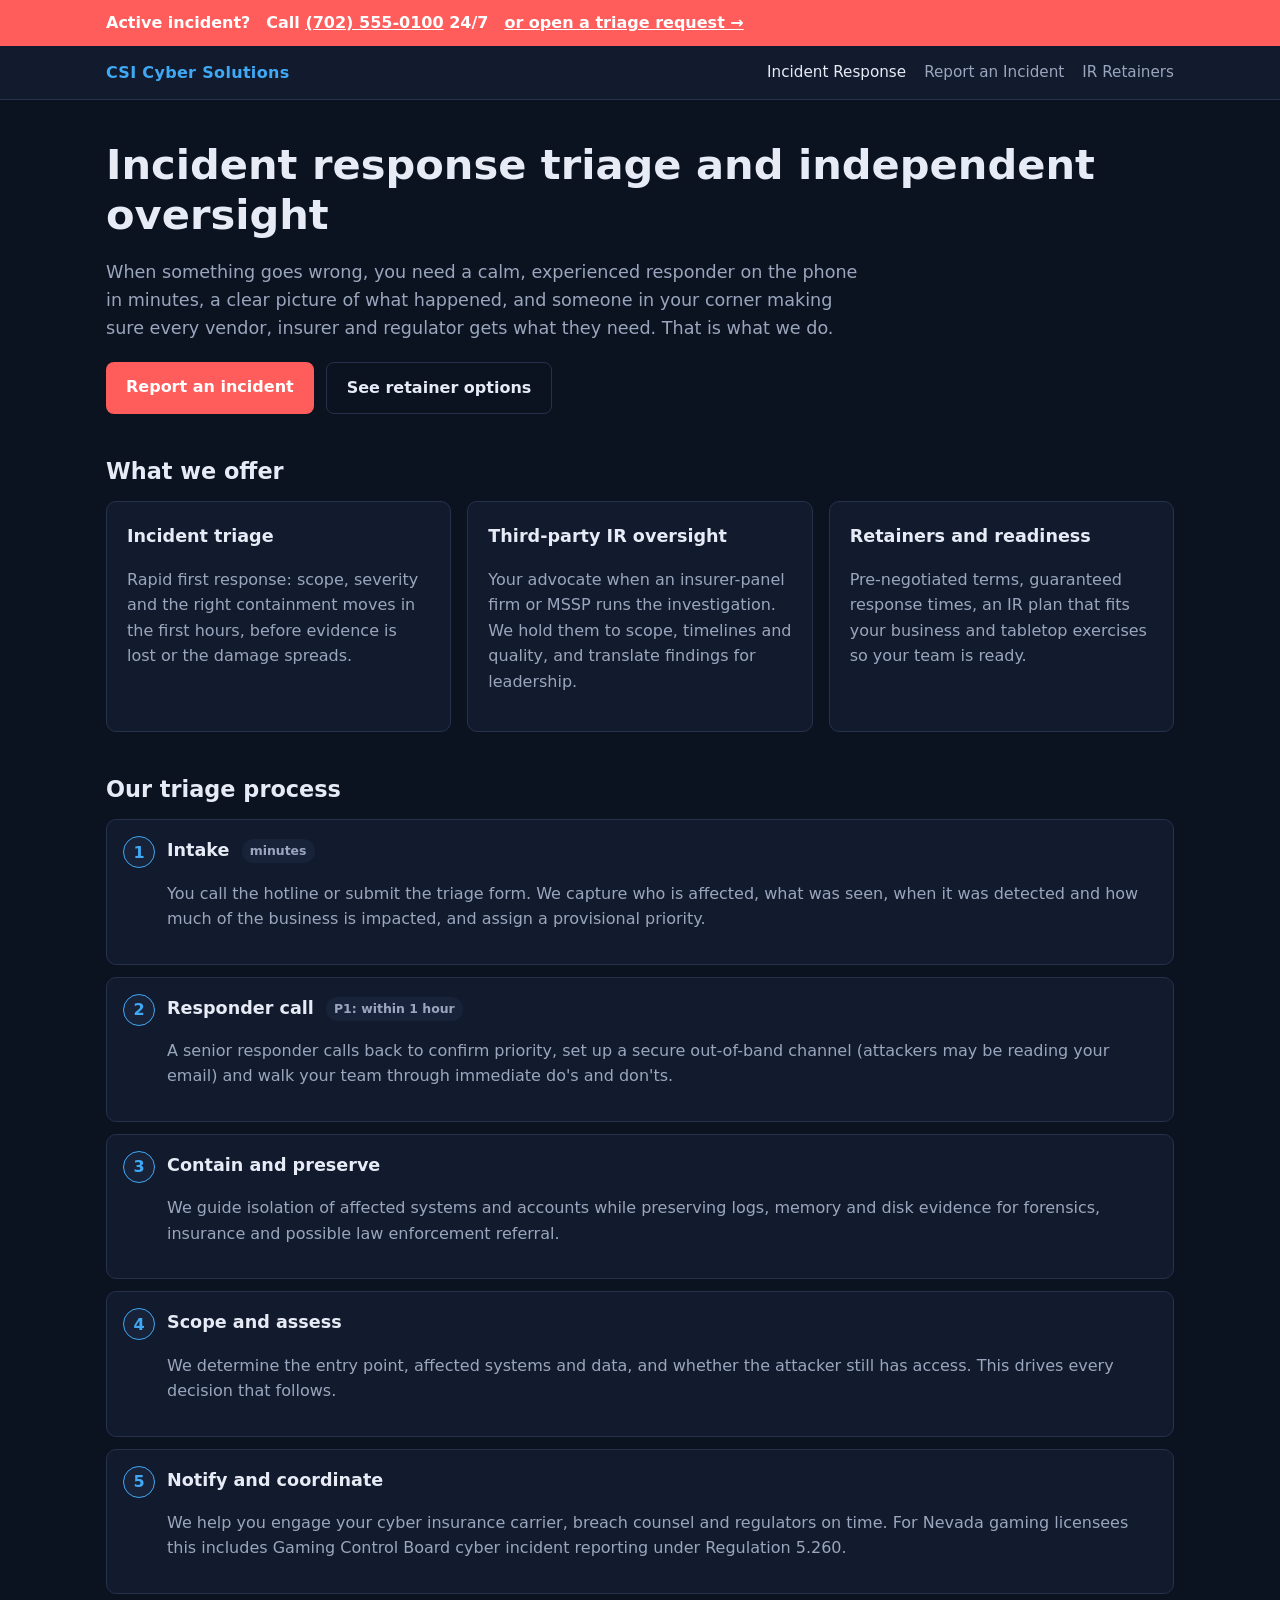
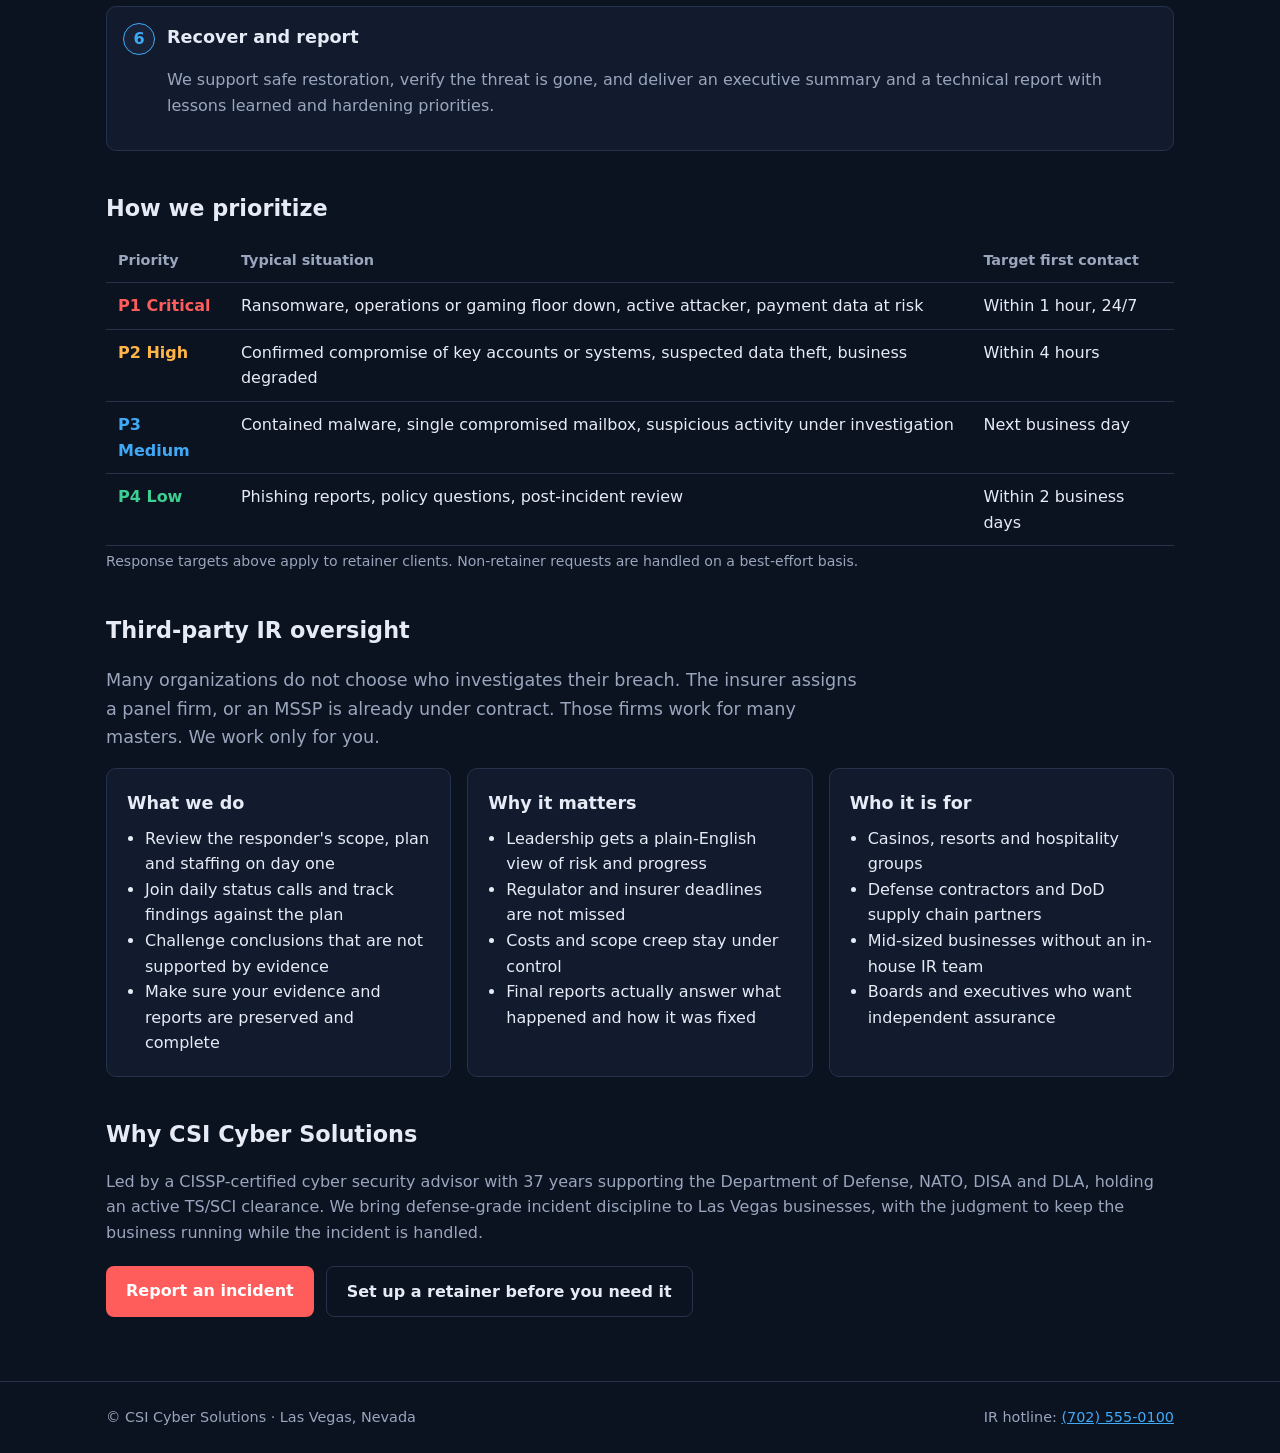
<file: incident-response/index.html>
<!doctype html>
<html lang="en">
<head>
  <meta charset="utf-8">
  <meta name="viewport" content="width=device-width, initial-scale=1">
  <title>Incident Response | CSI Cyber Solutions</title>
  <meta name="description" content="24/7 incident response triage and independent third-party IR oversight for Las Vegas businesses, gaming and hospitality operators, and defense contractors.">
  <link rel="stylesheet" href="assets/ir.css">
</head>
<body class="ir">
  <div class="ir-banner">
    <div class="wrap">
      <span>Active incident?</span>
      <span>Call <a data-ir-hotline href="tel:+17025550100">(702) 555-0100</a> 24/7</span>
      <a href="intake.html">or open a triage request &rarr;</a>
    </div>
  </div>
  <header class="ir-header">
    <div class="wrap">
      <a class="ir-brand" href="../">CSI Cyber Solutions</a>
      <nav class="ir-nav" aria-label="Incident response">
        <a href="index.html" aria-current="page">Incident Response</a>
        <a href="intake.html">Report an Incident</a>
        <a href="retainers.html">IR Retainers</a>
      </nav>
    </div>
  </header>

  <main>
    <div class="wrap">
      <h1>Incident response triage and independent oversight</h1>
      <p class="lede">When something goes wrong, you need a calm, experienced responder on the phone in minutes, a clear picture of what happened, and someone in your corner making sure every vendor, insurer and regulator gets what they need. That is what we do.</p>
      <div class="actions">
        <a class="btn alert" href="intake.html">Report an incident</a>
        <a class="btn ghost" href="retainers.html">See retainer options</a>
      </div>

      <h2>What we offer</h2>
      <div class="grid">
        <div class="card">
          <h3>Incident triage</h3>
          <p class="muted">Rapid first response: scope, severity and the right containment moves in the first hours, before evidence is lost or the damage spreads.</p>
        </div>
        <div class="card">
          <h3>Third-party IR oversight</h3>
          <p class="muted">Your advocate when an insurer-panel firm or MSSP runs the investigation. We hold them to scope, timelines and quality, and translate findings for leadership.</p>
        </div>
        <div class="card">
          <h3>Retainers and readiness</h3>
          <p class="muted">Pre-negotiated terms, guaranteed response times, an IR plan that fits your business and tabletop exercises so your team is ready.</p>
        </div>
      </div>

      <h2>Our triage process</h2>
      <ol class="steps">
        <li>
          <h3>Intake <span class="tag">minutes</span></h3>
          <p class="muted">You call the hotline or submit the triage form. We capture who is affected, what was seen, when it was detected and how much of the business is impacted, and assign a provisional priority.</p>
        </li>
        <li>
          <h3>Responder call <span class="tag">P1: within 1 hour</span></h3>
          <p class="muted">A senior responder calls back to confirm priority, set up a secure out-of-band channel (attackers may be reading your email) and walk your team through immediate do's and don'ts.</p>
        </li>
        <li>
          <h3>Contain and preserve</h3>
          <p class="muted">We guide isolation of affected systems and accounts while preserving logs, memory and disk evidence for forensics, insurance and possible law enforcement referral.</p>
        </li>
        <li>
          <h3>Scope and assess</h3>
          <p class="muted">We determine the entry point, affected systems and data, and whether the attacker still has access. This drives every decision that follows.</p>
        </li>
        <li>
          <h3>Notify and coordinate</h3>
          <p class="muted">We help you engage your cyber insurance carrier, breach counsel and regulators on time. For Nevada gaming licensees this includes Gaming Control Board cyber incident reporting under Regulation 5.260.</p>
        </li>
        <li>
          <h3>Recover and report</h3>
          <p class="muted">We support safe restoration, verify the threat is gone, and deliver an executive summary and a technical report with lessons learned and hardening priorities.</p>
        </li>
      </ol>

      <h2>How we prioritize</h2>
      <div class="table-wrap">
        <table>
          <thead>
            <tr><th>Priority</th><th>Typical situation</th><th>Target first contact</th></tr>
          </thead>
          <tbody>
            <tr><td class="p p1">P1 Critical</td><td>Ransomware, operations or gaming floor down, active attacker, payment data at risk</td><td>Within 1 hour, 24/7</td></tr>
            <tr><td class="p p2">P2 High</td><td>Confirmed compromise of key accounts or systems, suspected data theft, business degraded</td><td>Within 4 hours</td></tr>
            <tr><td class="p p3">P3 Medium</td><td>Contained malware, single compromised mailbox, suspicious activity under investigation</td><td>Next business day</td></tr>
            <tr><td class="p p4">P4 Low</td><td>Phishing reports, policy questions, post-incident review</td><td>Within 2 business days</td></tr>
          </tbody>
        </table>
      </div>
      <p class="hint">Response targets above apply to retainer clients. Non-retainer requests are handled on a best-effort basis.</p>

      <h2>Third-party IR oversight</h2>
      <p class="lede">Many organizations do not choose who investigates their breach. The insurer assigns a panel firm, or an MSSP is already under contract. Those firms work for many masters. We work only for you.</p>
      <div class="grid">
        <div class="card">
          <h3>What we do</h3>
          <ul>
            <li>Review the responder's scope, plan and staffing on day one</li>
            <li>Join daily status calls and track findings against the plan</li>
            <li>Challenge conclusions that are not supported by evidence</li>
            <li>Make sure your evidence and reports are preserved and complete</li>
          </ul>
        </div>
        <div class="card">
          <h3>Why it matters</h3>
          <ul>
            <li>Leadership gets a plain-English view of risk and progress</li>
            <li>Regulator and insurer deadlines are not missed</li>
            <li>Costs and scope creep stay under control</li>
            <li>Final reports actually answer what happened and how it was fixed</li>
          </ul>
        </div>
        <div class="card">
          <h3>Who it is for</h3>
          <ul>
            <li>Casinos, resorts and hospitality groups</li>
            <li>Defense contractors and DoD supply chain partners</li>
            <li>Mid-sized businesses without an in-house IR team</li>
            <li>Boards and executives who want independent assurance</li>
          </ul>
        </div>
      </div>

      <h2>Why CSI Cyber Solutions</h2>
      <p class="muted">Led by a CISSP-certified cyber security advisor with 37 years supporting the Department of Defense, NATO, DISA and DLA, holding an active TS/SCI clearance. We bring defense-grade incident discipline to Las Vegas businesses, with the judgment to keep the business running while the incident is handled.</p>

      <div class="actions">
        <a class="btn alert" href="intake.html">Report an incident</a>
        <a class="btn ghost" href="retainers.html">Set up a retainer before you need it</a>
      </div>
    </div>
  </main>

  <footer class="ir-footer">
    <div class="wrap">
      <span>&copy; CSI Cyber Solutions &middot; Las Vegas, Nevada</span>
      <span>IR hotline: <a data-ir-hotline href="tel:+17025550100">(702) 555-0100</a></span>
    </div>
  </footer>
  <script src="assets/ir-config.js"></script>
  <script src="assets/ir-common.js"></script>
</body>
</html>
</file>
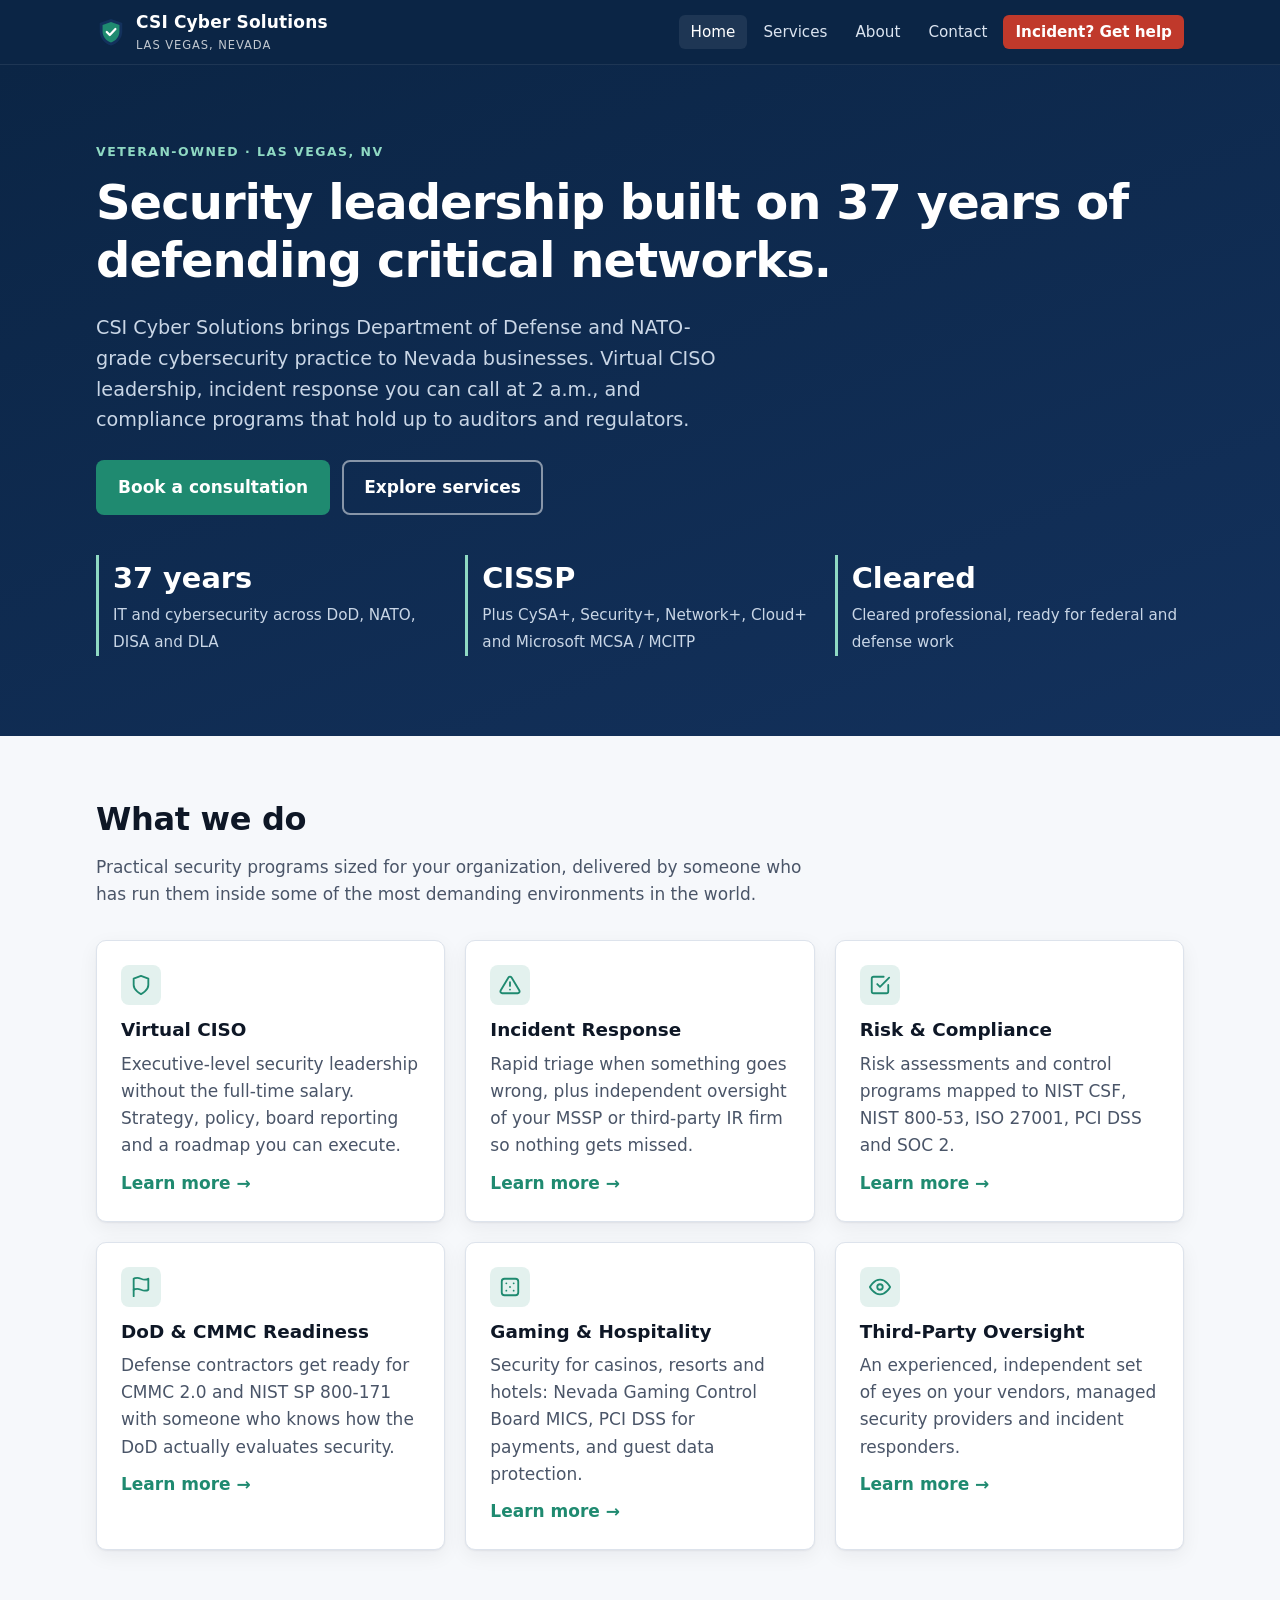
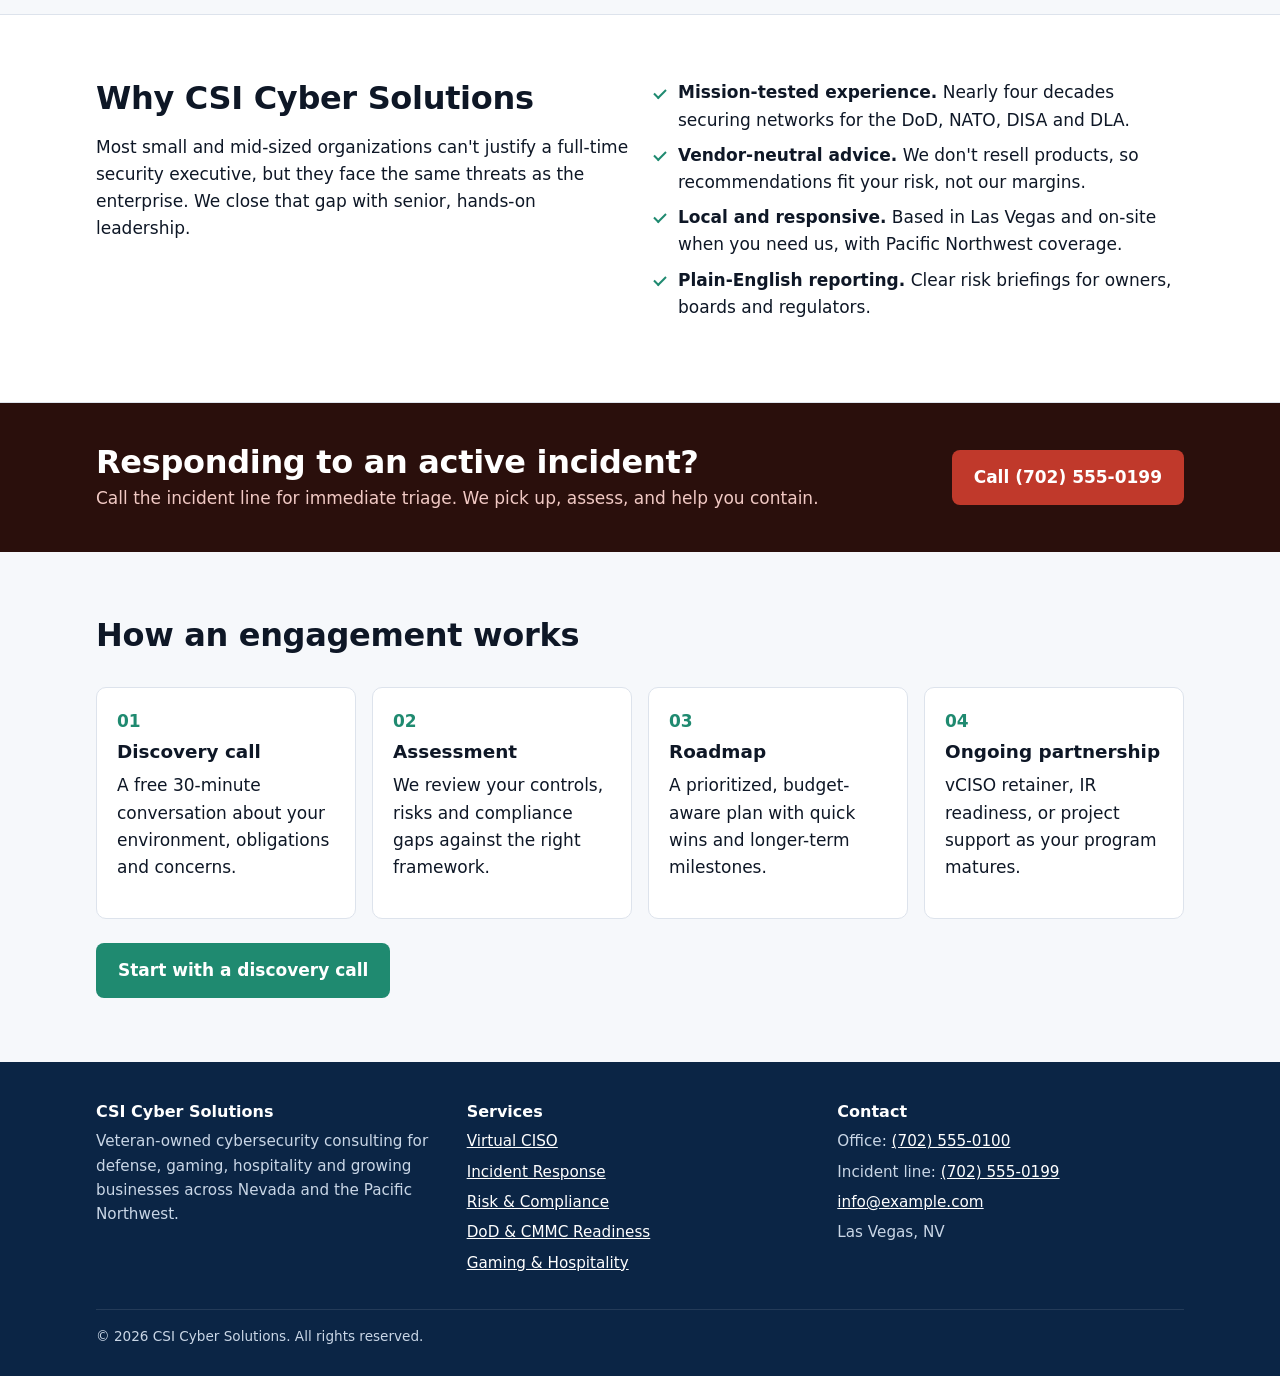
<file: site/index.html>
<!doctype html>
<html lang="en">
<head>
  <meta charset="utf-8">
  <meta name="viewport" content="width=device-width, initial-scale=1">
  <title>CSI Cyber Solutions | Cybersecurity Consulting in Las Vegas</title>
  <meta name="description" content="Veteran-owned Las Vegas cybersecurity consulting: virtual CISO, incident response triage and oversight, risk and compliance, CMMC readiness, and gaming and hospitality security.">
  <meta property="og:title" content="CSI Cyber Solutions | Cybersecurity Consulting in Las Vegas">
  <meta property="og:description" content="Veteran-owned Las Vegas cybersecurity consulting: virtual CISO, incident response triage and oversight, risk and compliance, CMMC readiness, and gaming and hospitality security.">
  <meta property="og:type" content="website">
  <link rel="icon" href="assets/favicon.svg" type="image/svg+xml">
  <link rel="stylesheet" href="assets/styles.css">
</head>
<body>
<a class="skip" href="#main">Skip to content</a>
<header class="site-header">
  <div class="container">
    <a class="logo" href="index.html"><svg viewBox="0 0 32 32" aria-hidden="true"><path d="M16 2 4 6.5v8.8c0 7.3 5.1 13.4 12 15.2 6.9-1.8 12-7.9 12-15.2V6.5L16 2z" fill="#13315c"/><path d="M16 5.2 7 8.6v6.7c0 5.6 3.8 10.4 9 11.9 5.2-1.5 9-6.3 9-11.9V8.6l-9-3.4z" fill="#1f8a70"/><path d="m11.5 16 3.2 3.2 6-6.4" fill="none" stroke="#fff" stroke-width="2.4" stroke-linecap="round" stroke-linejoin="round"/></svg><span>CSI Cyber Solutions<small>Las Vegas, Nevada</small></span></a>
    <button class="nav-toggle" aria-expanded="false" aria-controls="site-nav">Menu</button>
    <nav class="nav" id="site-nav" aria-label="Main">
      <ul>
        <li><a href="index.html" aria-current="page">Home</a></li>
        <li><a href="services.html">Services</a></li>
        <li><a href="about.html">About</a></li>
        <li><a href="contact.html">Contact</a></li>
        <li><a class="btn-ir" href="contact.html#incident">Incident? Get help</a></li>
      </ul>
    </nav>
  </div>
</header>
<main id="main">
<section class="hero">
  <div class="container">
    <span class="eyebrow">Veteran-owned &middot; Las Vegas, NV</span>
    <h1>Security leadership built on 37 years of defending critical networks.</h1>
    <p class="lead">CSI Cyber Solutions brings Department of Defense and NATO-grade cybersecurity practice to Nevada businesses. Virtual CISO leadership, incident response you can call at 2 a.m., and compliance programs that hold up to auditors and regulators.</p>
    <div class="actions">
      <a class="btn btn-primary" href="contact.html">Book a consultation</a>
      <a class="btn btn-ghost" href="services.html">Explore services</a>
    </div>
    <div class="stats">
      <div class="stat"><strong>37 years</strong><span>IT and cybersecurity across DoD, NATO, DISA and DLA</span></div>
      <div class="stat"><strong>CISSP</strong><span>Plus CySA+, Security+, Network+, Cloud+ and Microsoft MCSA / MCITP</span></div>
      <div class="stat"><strong>Cleared</strong><span>Cleared professional, ready for federal and defense work</span></div>
    </div>
  </div>
</section>

<section>
  <div class="container">
    <div class="section-head">
      <h2>What we do</h2>
      <p>Practical security programs sized for your organization, delivered by someone who has run them inside some of the most demanding environments in the world.</p>
    </div>
    <div class="grid grid-3">
      <div class="card"><div class="icon"><svg viewBox="0 0 24 24" fill="none" stroke="currentColor" stroke-width="2" stroke-linecap="round" stroke-linejoin="round" aria-hidden="true"><path d="M12 22s8-4 8-10V5l-8-3-8 3v7c0 6 8 10 8 10z"/></svg></div><h3>Virtual CISO</h3><p>Executive-level security leadership without the full-time salary. Strategy, policy, board reporting and a roadmap you can execute.</p><a class="more" href="services.html#vciso">Learn more &rarr;</a></div>
      <div class="card"><div class="icon"><svg viewBox="0 0 24 24" fill="none" stroke="currentColor" stroke-width="2" stroke-linecap="round" stroke-linejoin="round" aria-hidden="true"><path d="M10.3 3.9 1.8 18a2 2 0 0 0 1.7 3h17a2 2 0 0 0 1.7-3L13.7 3.9a2 2 0 0 0-3.4 0z"/><path d="M12 9v4M12 17h.01"/></svg></div><h3>Incident Response</h3><p>Rapid triage when something goes wrong, plus independent oversight of your MSSP or third-party IR firm so nothing gets missed.</p><a class="more" href="services.html#incident-response">Learn more &rarr;</a></div>
      <div class="card"><div class="icon"><svg viewBox="0 0 24 24" fill="none" stroke="currentColor" stroke-width="2" stroke-linecap="round" stroke-linejoin="round" aria-hidden="true"><path d="M9 11l3 3L22 4"/><path d="M21 12v7a2 2 0 0 1-2 2H5a2 2 0 0 1-2-2V5a2 2 0 0 1 2-2h11"/></svg></div><h3>Risk &amp; Compliance</h3><p>Risk assessments and control programs mapped to NIST CSF, NIST 800-53, ISO 27001, PCI DSS and SOC 2.</p><a class="more" href="services.html#risk-compliance">Learn more &rarr;</a></div>
      <div class="card"><div class="icon"><svg viewBox="0 0 24 24" fill="none" stroke="currentColor" stroke-width="2" stroke-linecap="round" stroke-linejoin="round" aria-hidden="true"><path d="M4 15s1-1 4-1 5 2 8 2 4-1 4-1V3s-1 1-4 1-5-2-8-2-4 1-4 1z"/><path d="M4 22v-7"/></svg></div><h3>DoD &amp; CMMC Readiness</h3><p>Defense contractors get ready for CMMC 2.0 and NIST SP 800-171 with someone who knows how the DoD actually evaluates security.</p><a class="more" href="services.html#dod-cmmc">Learn more &rarr;</a></div>
      <div class="card"><div class="icon"><svg viewBox="0 0 24 24" fill="none" stroke="currentColor" stroke-width="2" stroke-linecap="round" stroke-linejoin="round" aria-hidden="true"><rect x="3" y="3" width="18" height="18" rx="3"/><path d="M8 8h.01M16 8h.01M12 12h.01M8 16h.01M16 16h.01"/></svg></div><h3>Gaming &amp; Hospitality</h3><p>Security for casinos, resorts and hotels: Nevada Gaming Control Board MICS, PCI DSS for payments, and guest data protection.</p><a class="more" href="services.html#gaming-hospitality">Learn more &rarr;</a></div>
      <div class="card"><div class="icon"><svg viewBox="0 0 24 24" fill="none" stroke="currentColor" stroke-width="2" stroke-linecap="round" stroke-linejoin="round" aria-hidden="true"><path d="M1 12s4-8 11-8 11 8 11 8-4 8-11 8-11-8-11-8z"/><circle cx="12" cy="12" r="3"/></svg></div><h3>Third-Party Oversight</h3><p>An experienced, independent set of eyes on your vendors, managed security providers and incident responders.</p><a class="more" href="services.html#incident-response">Learn more &rarr;</a></div>
    </div>
  </div>
</section>

<section class="alt">
  <div class="container">
    <div class="grid grid-2">
      <div>
        <h2>Why CSI Cyber Solutions</h2>
        <p>Most small and mid-sized organizations can't justify a full-time security executive, but they face the same threats as the enterprise. We close that gap with senior, hands-on leadership.</p>
      </div>
      <div>
        <ul class="checks">
          <li><strong>Mission-tested experience.</strong> Nearly four decades securing networks for the DoD, NATO, DISA and DLA.</li>
          <li><strong>Vendor-neutral advice.</strong> We don't resell products, so recommendations fit your risk, not our margins.</li>
          <li><strong>Local and responsive.</strong> Based in Las Vegas and on-site when you need us, with Pacific Northwest coverage.</li>
          <li><strong>Plain-English reporting.</strong> Clear risk briefings for owners, boards and regulators.</li>
        </ul>
      </div>
    </div>
  </div>
</section>

<div class="ir-band">
  <div class="container">
    <div>
      <h2>Responding to an active incident?</h2>
      <p>Call the incident line for immediate triage. We pick up, assess, and help you contain.</p>
    </div>
    <a class="btn btn-alert" href="tel:+17025550199">Call (702) 555-0199</a>
  </div>
</div>

<section>
  <div class="container">
    <div class="section-head">
      <h2>How an engagement works</h2>
    </div>
    <ol class="steps">
      <li><h3>Discovery call</h3><p>A free 30-minute conversation about your environment, obligations and concerns.</p></li>
      <li><h3>Assessment</h3><p>We review your controls, risks and compliance gaps against the right framework.</p></li>
      <li><h3>Roadmap</h3><p>A prioritized, budget-aware plan with quick wins and longer-term milestones.</p></li>
      <li><h3>Ongoing partnership</h3><p>vCISO retainer, IR readiness, or project support as your program matures.</p></li>
    </ol>
    <div class="actions"><a class="btn btn-primary" href="contact.html">Start with a discovery call</a></div>
  </div>
</section>
</main>
<footer class="site-footer">
  <div class="container">
    <div class="footer-grid">
      <div>
        <h3>CSI Cyber Solutions</h3>
        <p>Veteran-owned cybersecurity consulting for defense, gaming, hospitality and growing businesses across Nevada and the Pacific Northwest.</p>
      </div>
      <div>
        <h3>Services</h3>
        <ul>
          <li><a href="services.html#vciso">Virtual CISO</a></li>
          <li><a href="services.html#incident-response">Incident Response</a></li>
          <li><a href="services.html#risk-compliance">Risk &amp; Compliance</a></li>
          <li><a href="services.html#dod-cmmc">DoD &amp; CMMC Readiness</a></li>
          <li><a href="services.html#gaming-hospitality">Gaming &amp; Hospitality</a></li>
        </ul>
      </div>
      <div>
        <h3>Contact</h3>
        <ul>
          <li>Office: <a href="tel:+17025550100">(702) 555-0100</a></li>
          <li>Incident line: <a href="tel:+17025550199">(702) 555-0199</a></li>
          <li><a href="mailto:info@example.com">info@example.com</a></li>
          <li>Las Vegas, NV</li>
        </ul>
      </div>
    </div>
    <div class="legal">&copy; <span id="year">2026</span> CSI Cyber Solutions. All rights reserved.</div>
  </div>
</footer>
<script src="assets/main.js" defer></script>
</body>
</html>
</file>
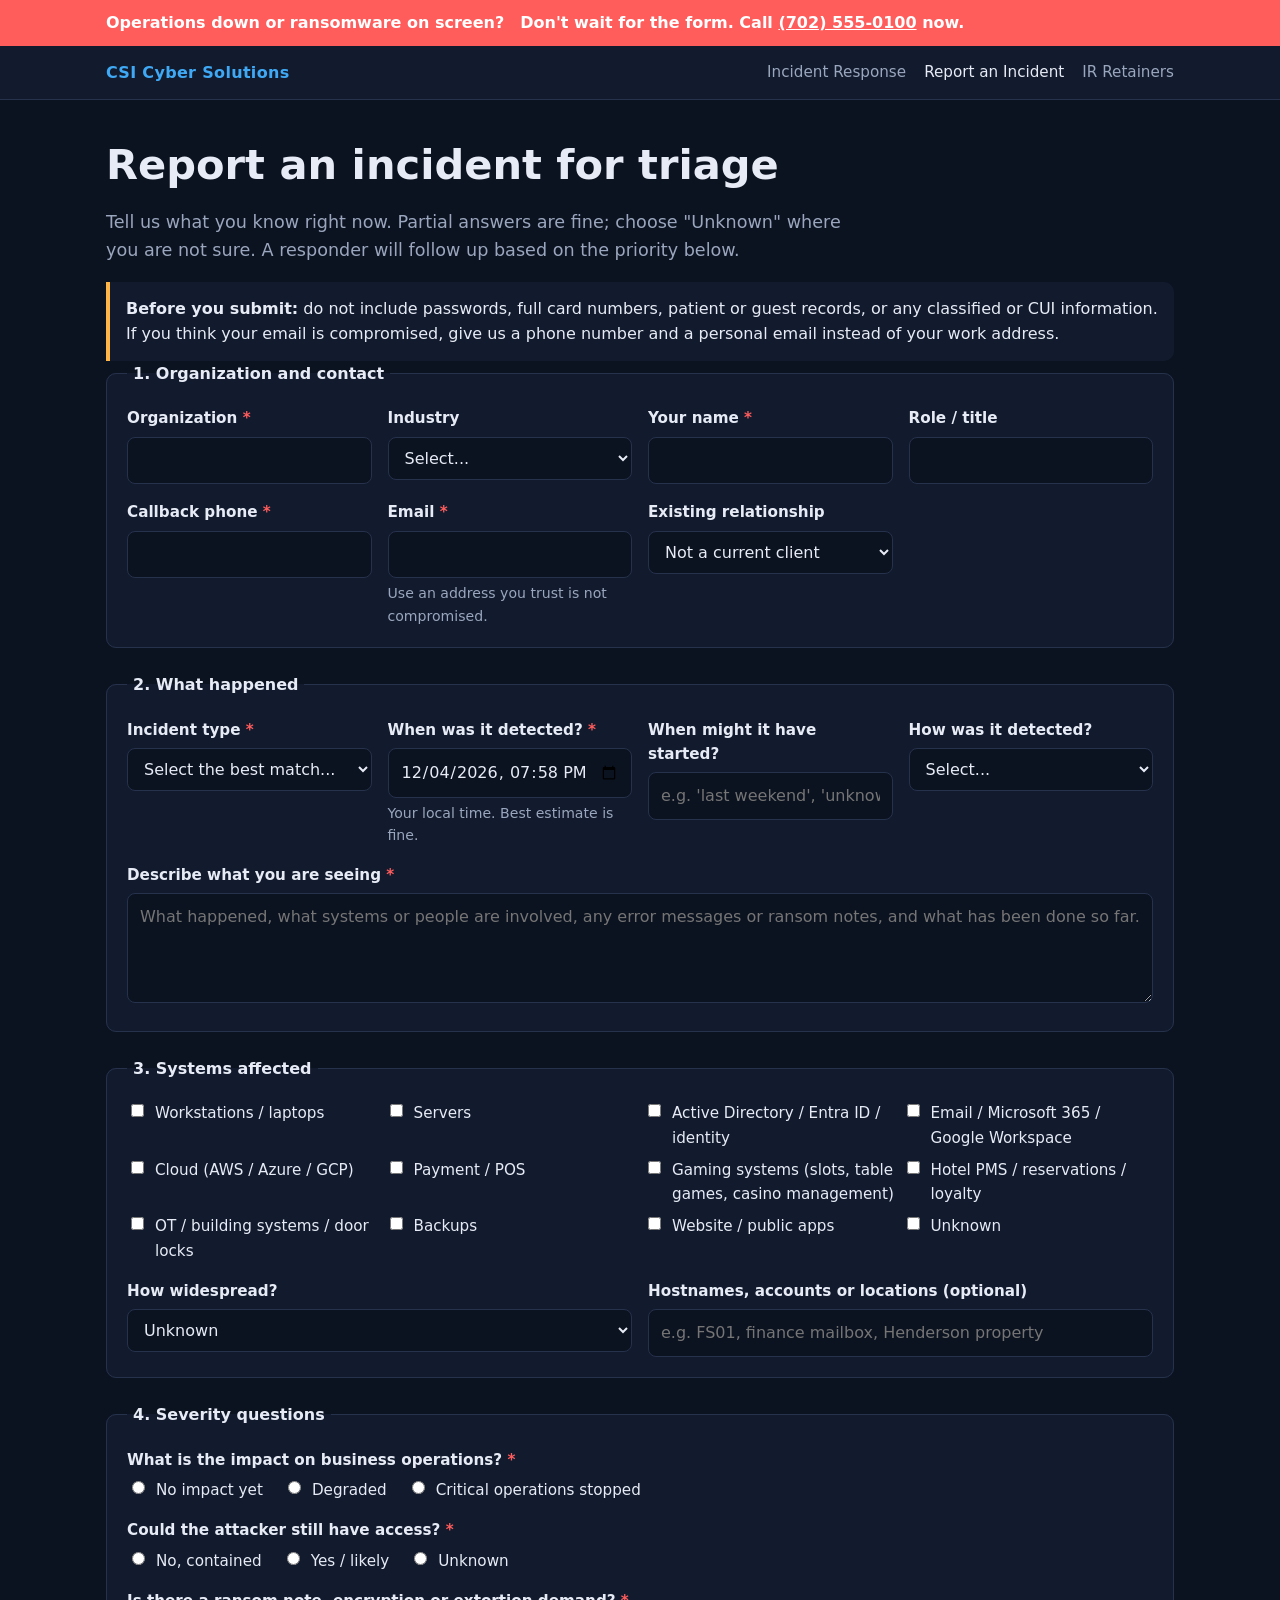
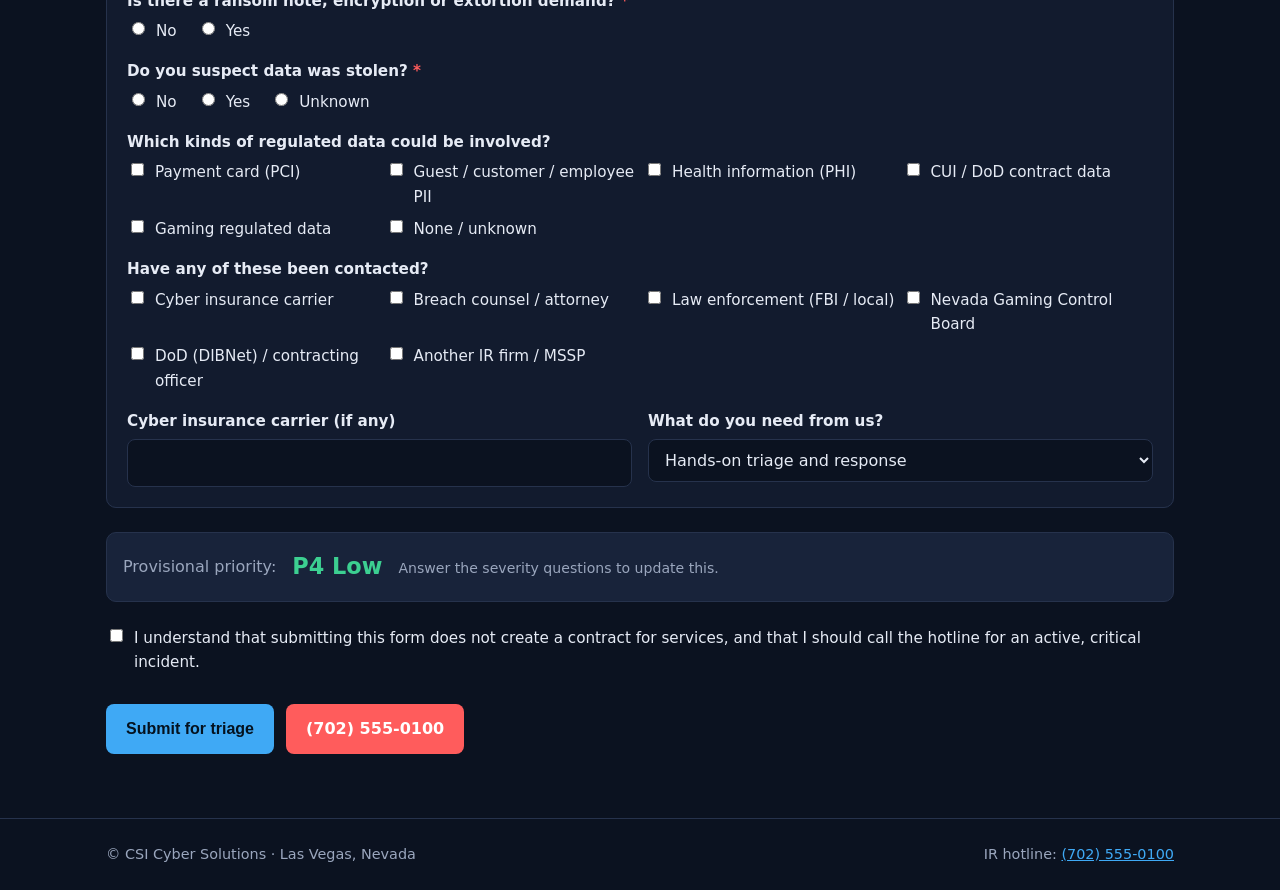
<file: incident-response/intake.html>
<!doctype html>
<html lang="en">
<head>
  <meta charset="utf-8">
  <meta name="viewport" content="width=device-width, initial-scale=1">
  <title>Report an Incident | CSI Cyber Solutions</title>
  <meta name="description" content="Submit a cyber incident for triage. A responder will contact you based on severity.">
  <meta name="robots" content="noindex">
  <link rel="stylesheet" href="assets/ir.css">
</head>
<body class="ir">
  <div class="ir-banner">
    <div class="wrap">
      <span>Operations down or ransomware on screen?</span>
      <span>Don't wait for the form. Call <a data-ir-hotline href="tel:+17025550100">(702) 555-0100</a> now.</span>
    </div>
  </div>
  <header class="ir-header">
    <div class="wrap">
      <a class="ir-brand" href="../">CSI Cyber Solutions</a>
      <nav class="ir-nav" aria-label="Incident response">
        <a href="index.html">Incident Response</a>
        <a href="intake.html" aria-current="page">Report an Incident</a>
        <a href="retainers.html">IR Retainers</a>
      </nav>
    </div>
  </header>

  <main>
    <div class="wrap">
      <h1>Report an incident for triage</h1>
      <p class="lede">Tell us what you know right now. Partial answers are fine; choose "Unknown" where you are not sure. A responder will follow up based on the priority below.</p>

      <div class="notice">
        <strong>Before you submit:</strong> do not include passwords, full card numbers, patient or guest records, or any classified or CUI information. If you think your email is compromised, give us a phone number and a personal email instead of your work address.
      </div>

      <form id="ir-intake" novalidate>
        <input type="hidden" name="computed_priority" id="computed_priority">
        <input type="hidden" name="reporter_timezone">
        <input type="hidden" name="form_source" value="website-ir-intake">
        <div class="hp" aria-hidden="true">
          <label for="gotcha">Leave this empty</label>
          <input type="text" id="gotcha" name="_gotcha" tabindex="-1" autocomplete="off">
        </div>

        <fieldset>
          <legend>1. Organization and contact</legend>
          <div class="fields">
            <div>
              <label for="organization" class="req">Organization</label>
              <input type="text" id="organization" name="organization" required autocomplete="organization">
            </div>
            <div>
              <label for="industry">Industry</label>
              <select id="industry" name="industry">
                <option value="">Select...</option>
                <option>Gaming / casino</option>
                <option>Hospitality / resort</option>
                <option>Defense contractor / DIB</option>
                <option>Government</option>
                <option>Healthcare</option>
                <option>Finance</option>
                <option>Retail</option>
                <option>Professional services</option>
                <option>Other</option>
              </select>
            </div>
            <div>
              <label for="contact_name" class="req">Your name</label>
              <input type="text" id="contact_name" name="contact_name" required autocomplete="name">
            </div>
            <div>
              <label for="contact_role">Role / title</label>
              <input type="text" id="contact_role" name="contact_role" autocomplete="organization-title">
            </div>
            <div>
              <label for="contact_phone" class="req">Callback phone</label>
              <input type="tel" id="contact_phone" name="contact_phone" required autocomplete="tel">
            </div>
            <div>
              <label for="contact_email" class="req">Email</label>
              <input type="email" id="contact_email" name="email" required autocomplete="email">
              <p class="hint">Use an address you trust is not compromised.</p>
            </div>
            <div>
              <label for="retainer_status">Existing relationship</label>
              <select id="retainer_status" name="retainer_status">
                <option value="none">Not a current client</option>
                <option value="retainer">Retainer client</option>
                <option value="client">Client without retainer</option>
              </select>
            </div>
          </div>
        </fieldset>

        <fieldset>
          <legend>2. What happened</legend>
          <div class="fields">
            <div>
              <label for="incident_type" class="req">Incident type</label>
              <select id="incident_type" name="incident_type" required>
                <option value="">Select the best match...</option>
                <option>Ransomware / extortion</option>
                <option>Business email compromise</option>
                <option>Phishing / credential theft</option>
                <option>Malware infection</option>
                <option>Unauthorized access / account takeover</option>
                <option>Data breach / data exposure</option>
                <option>Payment card / POS compromise</option>
                <option>Denial of service</option>
                <option>Insider threat</option>
                <option>Third-party / vendor breach</option>
                <option>Lost or stolen device</option>
                <option>Unknown / still investigating</option>
              </select>
            </div>
            <div>
              <label for="time_detected" class="req">When was it detected?</label>
              <input type="datetime-local" id="time_detected" name="time_detected" required>
              <p class="hint">Your local time. Best estimate is fine.</p>
            </div>
            <div>
              <label for="time_started">When might it have started?</label>
              <input type="text" id="time_started" name="time_started" placeholder="e.g. 'last weekend', 'unknown'">
            </div>
            <div>
              <label for="detected_by">How was it detected?</label>
              <select id="detected_by" name="detected_by">
                <option value="">Select...</option>
                <option>Security tool alert (EDR, SIEM, AV)</option>
                <option>Employee noticed something</option>
                <option>Ransom note</option>
                <option>Customer, guest or partner report</option>
                <option>Bank, card brand or processor</option>
                <option>Law enforcement / government notice</option>
                <option>MSSP / IT provider</option>
                <option>Other</option>
              </select>
            </div>
          </div>
          <div class="q" style="margin-top:16px">
            <label for="description" class="req">Describe what you are seeing</label>
            <textarea id="description" name="description" required placeholder="What happened, what systems or people are involved, any error messages or ransom notes, and what has been done so far."></textarea>
          </div>
        </fieldset>

        <fieldset>
          <legend>3. Systems affected</legend>
          <div class="checks">
            <label><input type="checkbox" name="systems_affected" value="Workstations / laptops"> Workstations / laptops</label>
            <label><input type="checkbox" name="systems_affected" value="Servers"> Servers</label>
            <label><input type="checkbox" name="systems_affected" value="Domain controllers / identity"> Active Directory / Entra ID / identity</label>
            <label><input type="checkbox" name="systems_affected" value="Email / Microsoft 365 / Google Workspace"> Email / Microsoft 365 / Google Workspace</label>
            <label><input type="checkbox" name="systems_affected" value="Cloud (AWS / Azure / GCP)"> Cloud (AWS / Azure / GCP)</label>
            <label><input type="checkbox" name="systems_affected" value="Payment / POS"> Payment / POS</label>
            <label><input type="checkbox" name="systems_affected" value="Gaming systems (slots, table, CMS)"> Gaming systems (slots, table games, casino management)</label>
            <label><input type="checkbox" name="systems_affected" value="Hotel PMS / reservations"> Hotel PMS / reservations / loyalty</label>
            <label><input type="checkbox" name="systems_affected" value="OT / building systems"> OT / building systems / door locks</label>
            <label><input type="checkbox" name="systems_affected" value="Backups"> Backups</label>
            <label><input type="checkbox" name="systems_affected" value="Website / public apps"> Website / public apps</label>
            <label><input type="checkbox" name="systems_affected" value="Unknown"> Unknown</label>
          </div>
          <div class="fields" style="margin-top:16px">
            <div>
              <label for="scope">How widespread?</label>
              <select id="scope" name="scope">
                <option value="unknown">Unknown</option>
                <option value="single">Single system or user</option>
                <option value="multiple">Several systems or users</option>
                <option value="widespread">Widespread / multiple sites</option>
              </select>
            </div>
            <div>
              <label for="systems_detail">Hostnames, accounts or locations (optional)</label>
              <input type="text" id="systems_detail" name="systems_detail" placeholder="e.g. FS01, finance mailbox, Henderson property">
            </div>
          </div>
        </fieldset>

        <fieldset>
          <legend>4. Severity questions</legend>
          <div class="q">
            <label class="req">What is the impact on business operations?</label>
            <div class="radios">
              <label><input type="radio" name="business_impact" value="none" required> No impact yet</label>
              <label><input type="radio" name="business_impact" value="degraded"> Degraded</label>
              <label><input type="radio" name="business_impact" value="stopped"> Critical operations stopped</label>
            </div>
          </div>
          <div class="q">
            <label class="req">Could the attacker still have access?</label>
            <div class="radios">
              <label><input type="radio" name="attacker_active" value="no" required> No, contained</label>
              <label><input type="radio" name="attacker_active" value="yes"> Yes / likely</label>
              <label><input type="radio" name="attacker_active" value="unknown"> Unknown</label>
            </div>
          </div>
          <div class="q">
            <label class="req">Is there a ransom note, encryption or extortion demand?</label>
            <div class="radios">
              <label><input type="radio" name="ransomware" value="no" required> No</label>
              <label><input type="radio" name="ransomware" value="yes"> Yes</label>
            </div>
          </div>
          <div class="q">
            <label class="req">Do you suspect data was stolen?</label>
            <div class="radios">
              <label><input type="radio" name="data_exfil" value="no" required> No</label>
              <label><input type="radio" name="data_exfil" value="yes"> Yes</label>
              <label><input type="radio" name="data_exfil" value="unknown"> Unknown</label>
            </div>
          </div>
          <div class="q">
            <label>Which kinds of regulated data could be involved?</label>
            <div class="checks">
              <label><input type="checkbox" name="regulated_data" value="Payment card (PCI)"> Payment card (PCI)</label>
              <label><input type="checkbox" name="regulated_data" value="Personal information (PII)"> Guest / customer / employee PII</label>
              <label><input type="checkbox" name="regulated_data" value="Health (PHI)"> Health information (PHI)</label>
              <label><input type="checkbox" name="regulated_data" value="CUI / DoD contract data"> CUI / DoD contract data</label>
              <label><input type="checkbox" name="regulated_data" value="Gaming regulated data"> Gaming regulated data</label>
              <label><input type="checkbox" name="regulated_data" value="none"> None / unknown</label>
            </div>
          </div>
          <div class="q">
            <label>Have any of these been contacted?</label>
            <div class="checks">
              <label><input type="checkbox" name="notified" value="Cyber insurance carrier"> Cyber insurance carrier</label>
              <label><input type="checkbox" name="notified" value="Breach counsel / attorney"> Breach counsel / attorney</label>
              <label><input type="checkbox" name="notified" value="Law enforcement (FBI / local)"> Law enforcement (FBI / local)</label>
              <label><input type="checkbox" name="notified" value="Nevada Gaming Control Board"> Nevada Gaming Control Board</label>
              <label><input type="checkbox" name="notified" value="DoD (DIBNet) / contracting officer"> DoD (DIBNet) / contracting officer</label>
              <label><input type="checkbox" name="notified" value="Another IR firm / MSSP"> Another IR firm / MSSP</label>
            </div>
          </div>
          <div class="fields">
            <div>
              <label for="insurance_carrier">Cyber insurance carrier (if any)</label>
              <input type="text" id="insurance_carrier" name="insurance_carrier">
            </div>
            <div>
              <label for="service_needed">What do you need from us?</label>
              <select id="service_needed" name="service_needed">
                <option>Hands-on triage and response</option>
                <option>Oversight of another IR firm</option>
                <option>Second opinion / advice</option>
                <option>Not sure yet</option>
              </select>
            </div>
          </div>
        </fieldset>

        <div class="priority-box" aria-live="polite">
          <span class="muted">Provisional priority:</span>
          <span id="ir-priority" class="p p4">P4 Low</span>
          <span id="ir-priority-why" class="hint"></span>
        </div>

        <label style="font-weight:400;display:flex;gap:8px;align-items:flex-start">
          <input type="checkbox" name="consent" value="yes" required>
          <span>I understand that submitting this form does not create a contract for services, and that I should call the hotline for an active, critical incident.</span>
        </label>

        <div id="ir-status" class="status" role="status"></div>

        <div class="actions" style="margin-top:0">
          <button type="submit" class="btn">Submit for triage</button>
          <a class="btn alert" data-ir-hotline href="tel:+17025550100">(702) 555-0100</a>
        </div>
      </form>
    </div>
  </main>

  <footer class="ir-footer">
    <div class="wrap">
      <span>&copy; CSI Cyber Solutions &middot; Las Vegas, Nevada</span>
      <span>IR hotline: <a data-ir-hotline href="tel:+17025550100">(702) 555-0100</a></span>
    </div>
  </footer>
  <script src="assets/ir-config.js"></script>
  <script src="assets/ir-common.js"></script>
  <script src="assets/ir-intake.js"></script>
</body>
</html>
</file>
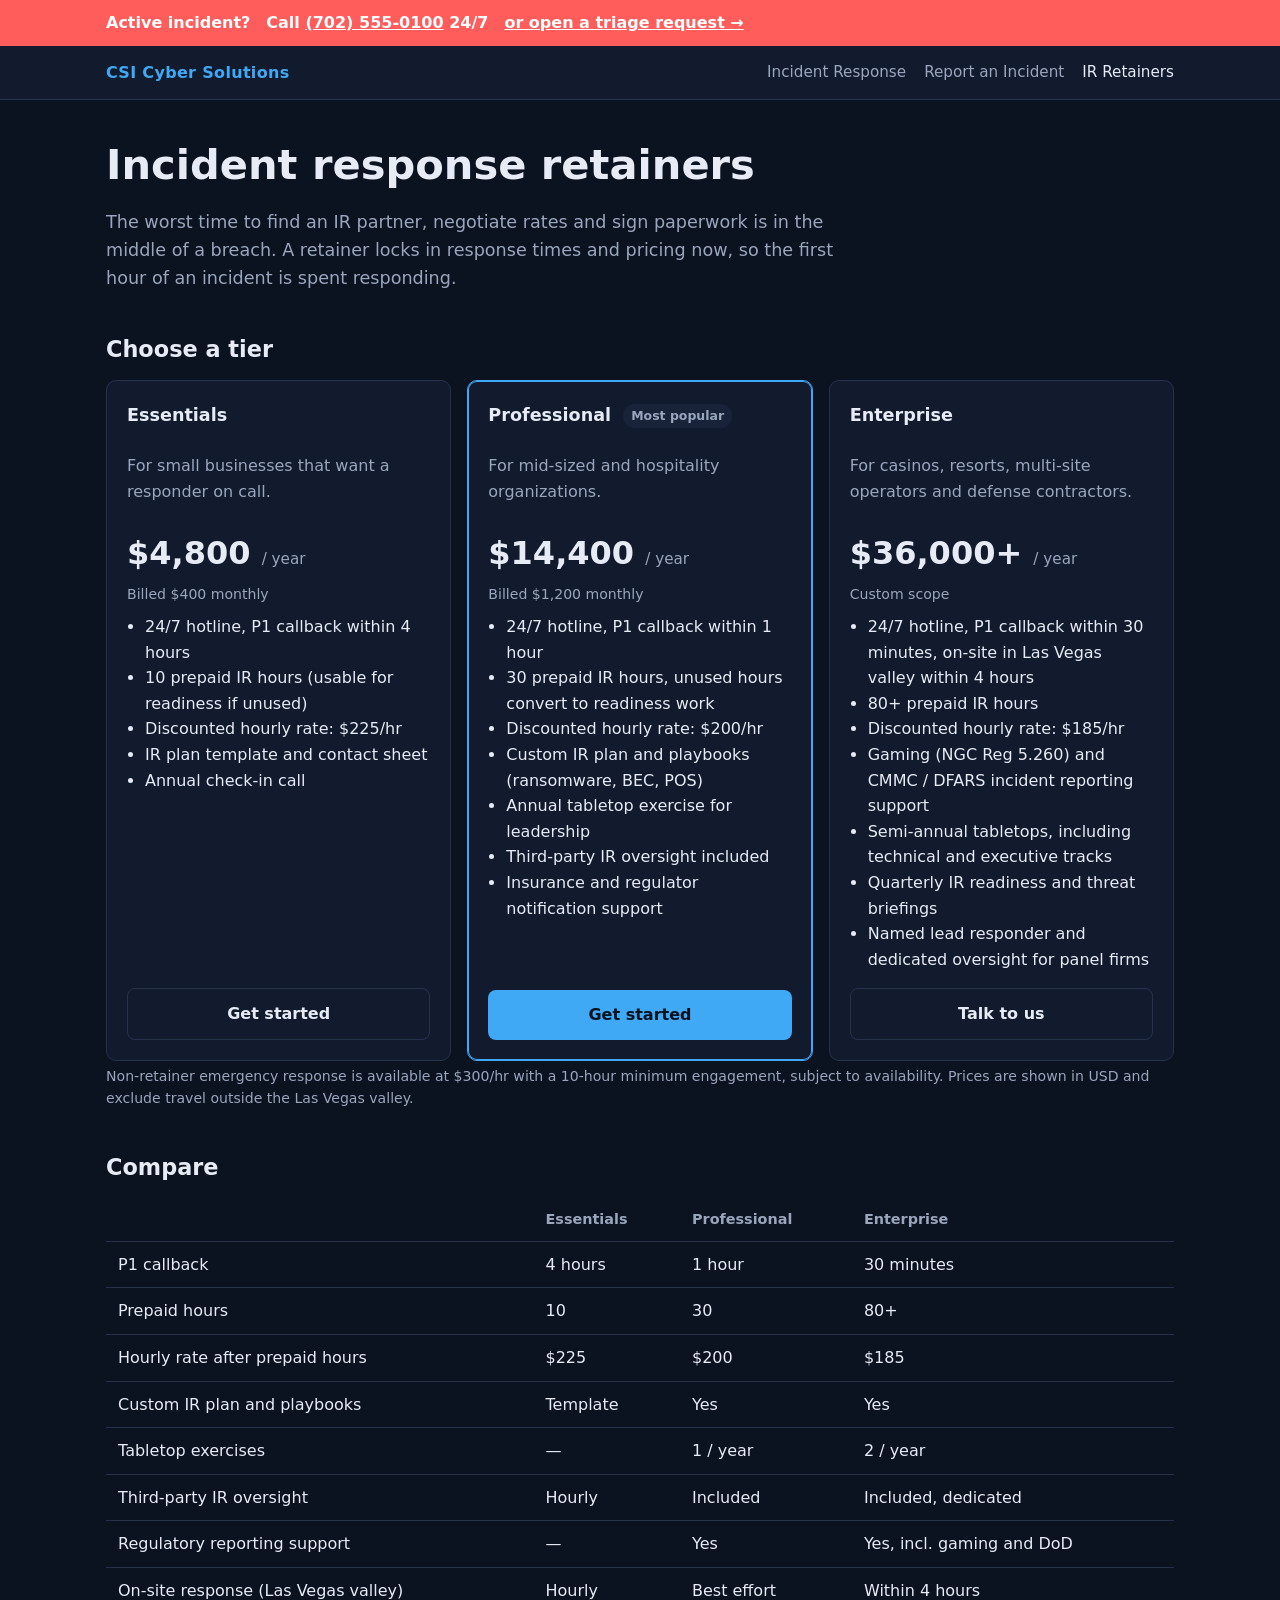
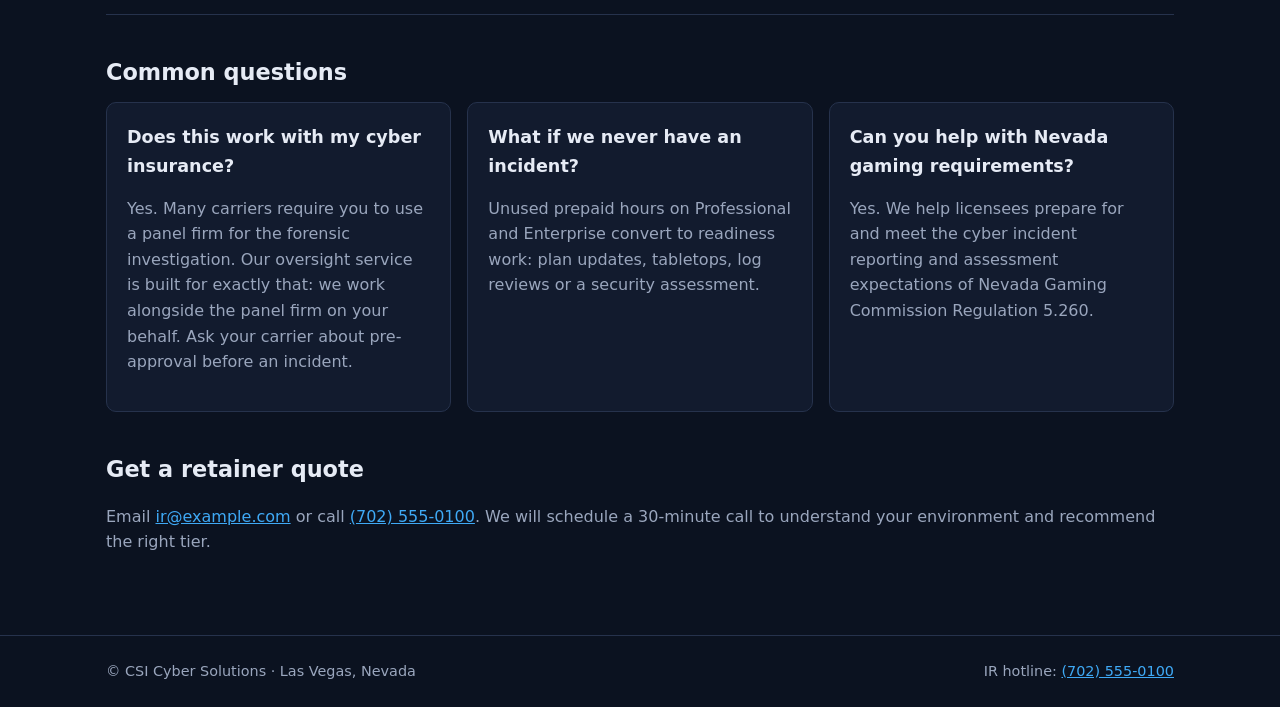
<file: incident-response/retainers.html>
<!doctype html>
<html lang="en">
<head>
  <meta charset="utf-8">
  <meta name="viewport" content="width=device-width, initial-scale=1">
  <title>IR Retainers | CSI Cyber Solutions</title>
  <meta name="description" content="Incident response retainers with guaranteed response times, pre-negotiated rates, readiness planning and third-party IR oversight.">
  <link rel="stylesheet" href="assets/ir.css">
</head>
<body class="ir">
  <div class="ir-banner">
    <div class="wrap">
      <span>Active incident?</span>
      <span>Call <a data-ir-hotline href="tel:+17025550100">(702) 555-0100</a> 24/7</span>
      <a href="intake.html">or open a triage request &rarr;</a>
    </div>
  </div>
  <header class="ir-header">
    <div class="wrap">
      <a class="ir-brand" href="../">CSI Cyber Solutions</a>
      <nav class="ir-nav" aria-label="Incident response">
        <a href="index.html">Incident Response</a>
        <a href="intake.html">Report an Incident</a>
        <a href="retainers.html" aria-current="page">IR Retainers</a>
      </nav>
    </div>
  </header>

  <main>
    <div class="wrap">
      <h1>Incident response retainers</h1>
      <p class="lede">The worst time to find an IR partner, negotiate rates and sign paperwork is in the middle of a breach. A retainer locks in response times and pricing now, so the first hour of an incident is spent responding.</p>

      <!-- PLACEHOLDER PRICING: all prices and hour allotments below are draft figures, not final. Update before launch. -->
      <h2>Choose a tier</h2>
      <div class="grid">
        <div class="card tier">
          <h3>Essentials</h3>
          <p class="muted">For small businesses that want a responder on call.</p>
          <p class="price">$4,800 <small>/ year</small></p>
          <p class="hint">Billed $400 monthly</p>
          <ul>
            <li>24/7 hotline, P1 callback within 4 hours</li>
            <li>10 prepaid IR hours (usable for readiness if unused)</li>
            <li>Discounted hourly rate: $225/hr</li>
            <li>IR plan template and contact sheet</li>
            <li>Annual check-in call</li>
          </ul>
          <a class="btn ghost" href="#contact">Get started</a>
        </div>
        <div class="card tier featured">
          <h3>Professional <span class="tag">Most popular</span></h3>
          <p class="muted">For mid-sized and hospitality organizations.</p>
          <p class="price">$14,400 <small>/ year</small></p>
          <p class="hint">Billed $1,200 monthly</p>
          <ul>
            <li>24/7 hotline, P1 callback within 1 hour</li>
            <li>30 prepaid IR hours, unused hours convert to readiness work</li>
            <li>Discounted hourly rate: $200/hr</li>
            <li>Custom IR plan and playbooks (ransomware, BEC, POS)</li>
            <li>Annual tabletop exercise for leadership</li>
            <li>Third-party IR oversight included</li>
            <li>Insurance and regulator notification support</li>
          </ul>
          <a class="btn" href="#contact">Get started</a>
        </div>
        <div class="card tier">
          <h3>Enterprise</h3>
          <p class="muted">For casinos, resorts, multi-site operators and defense contractors.</p>
          <p class="price">$36,000+ <small>/ year</small></p>
          <p class="hint">Custom scope</p>
          <ul>
            <li>24/7 hotline, P1 callback within 30 minutes, on-site in Las Vegas valley within 4 hours</li>
            <li>80+ prepaid IR hours</li>
            <li>Discounted hourly rate: $185/hr</li>
            <li>Gaming (NGC Reg 5.260) and CMMC / DFARS incident reporting support</li>
            <li>Semi-annual tabletops, including technical and executive tracks</li>
            <li>Quarterly IR readiness and threat briefings</li>
            <li>Named lead responder and dedicated oversight for panel firms</li>
          </ul>
          <a class="btn ghost" href="#contact">Talk to us</a>
        </div>
      </div>
      <p class="hint">Non-retainer emergency response is available at $300/hr with a 10-hour minimum engagement, subject to availability. Prices are shown in USD and exclude travel outside the Las Vegas valley.</p>

      <h2>Compare</h2>
      <div class="table-wrap">
        <table>
          <thead>
            <tr><th></th><th>Essentials</th><th>Professional</th><th>Enterprise</th></tr>
          </thead>
          <tbody>
            <tr><td>P1 callback</td><td>4 hours</td><td>1 hour</td><td>30 minutes</td></tr>
            <tr><td>Prepaid hours</td><td>10</td><td>30</td><td>80+</td></tr>
            <tr><td>Hourly rate after prepaid hours</td><td>$225</td><td>$200</td><td>$185</td></tr>
            <tr><td>Custom IR plan and playbooks</td><td>Template</td><td>Yes</td><td>Yes</td></tr>
            <tr><td>Tabletop exercises</td><td>&mdash;</td><td>1 / year</td><td>2 / year</td></tr>
            <tr><td>Third-party IR oversight</td><td>Hourly</td><td>Included</td><td>Included, dedicated</td></tr>
            <tr><td>Regulatory reporting support</td><td>&mdash;</td><td>Yes</td><td>Yes, incl. gaming and DoD</td></tr>
            <tr><td>On-site response (Las Vegas valley)</td><td>Hourly</td><td>Best effort</td><td>Within 4 hours</td></tr>
          </tbody>
        </table>
      </div>

      <h2>Common questions</h2>
      <div class="grid">
        <div class="card">
          <h3>Does this work with my cyber insurance?</h3>
          <p class="muted">Yes. Many carriers require you to use a panel firm for the forensic investigation. Our oversight service is built for exactly that: we work alongside the panel firm on your behalf. Ask your carrier about pre-approval before an incident.</p>
        </div>
        <div class="card">
          <h3>What if we never have an incident?</h3>
          <p class="muted">Unused prepaid hours on Professional and Enterprise convert to readiness work: plan updates, tabletops, log reviews or a security assessment.</p>
        </div>
        <div class="card">
          <h3>Can you help with Nevada gaming requirements?</h3>
          <p class="muted">Yes. We help licensees prepare for and meet the cyber incident reporting and assessment expectations of Nevada Gaming Commission Regulation 5.260.</p>
        </div>
      </div>

      <h2 id="contact">Get a retainer quote</h2>
      <p class="muted">Email <a data-ir-email href="mailto:ir@example.com">ir@example.com</a> or call <a data-ir-hotline href="tel:+17025550100">(702) 555-0100</a>. We will schedule a 30-minute call to understand your environment and recommend the right tier.</p>
    </div>
  </main>

  <footer class="ir-footer">
    <div class="wrap">
      <span>&copy; CSI Cyber Solutions &middot; Las Vegas, Nevada</span>
      <span>IR hotline: <a data-ir-hotline href="tel:+17025550100">(702) 555-0100</a></span>
    </div>
  </footer>
  <script src="assets/ir-config.js"></script>
  <script src="assets/ir-common.js"></script>
</body>
</html>
</file>
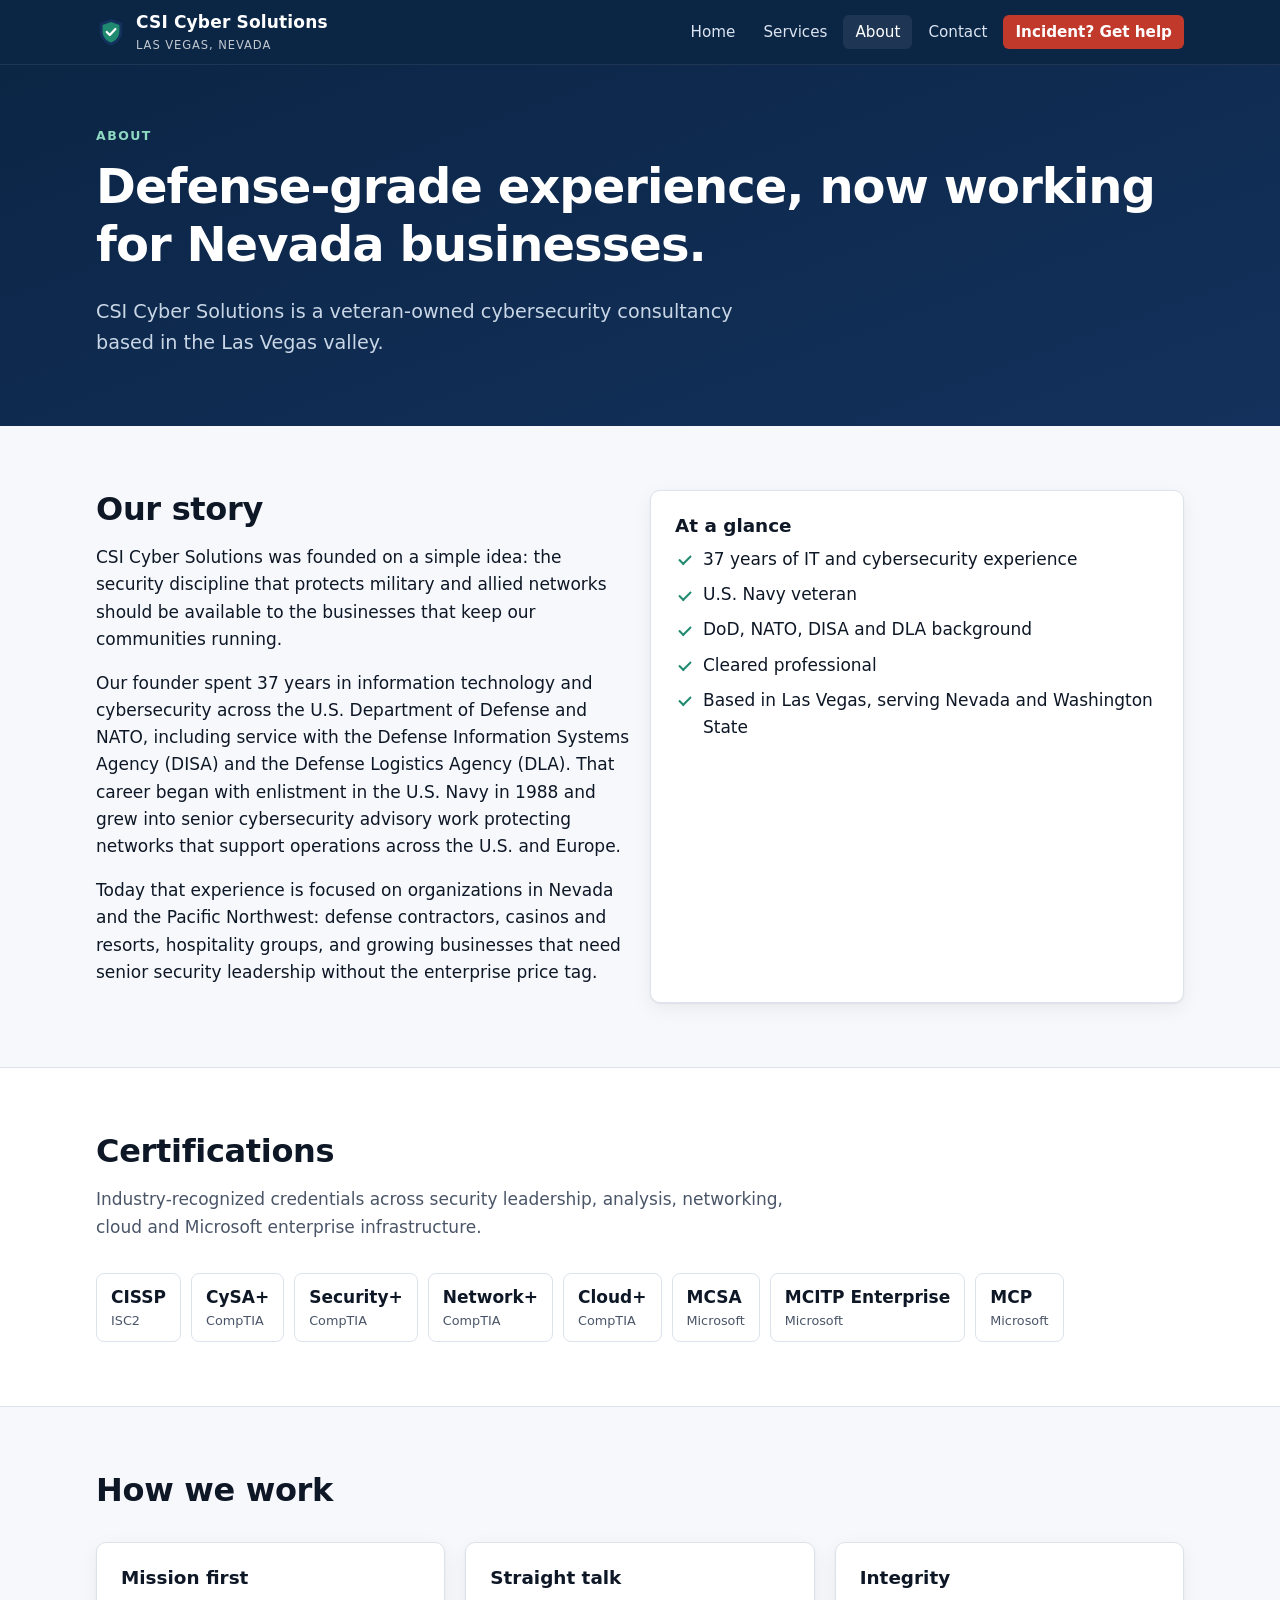
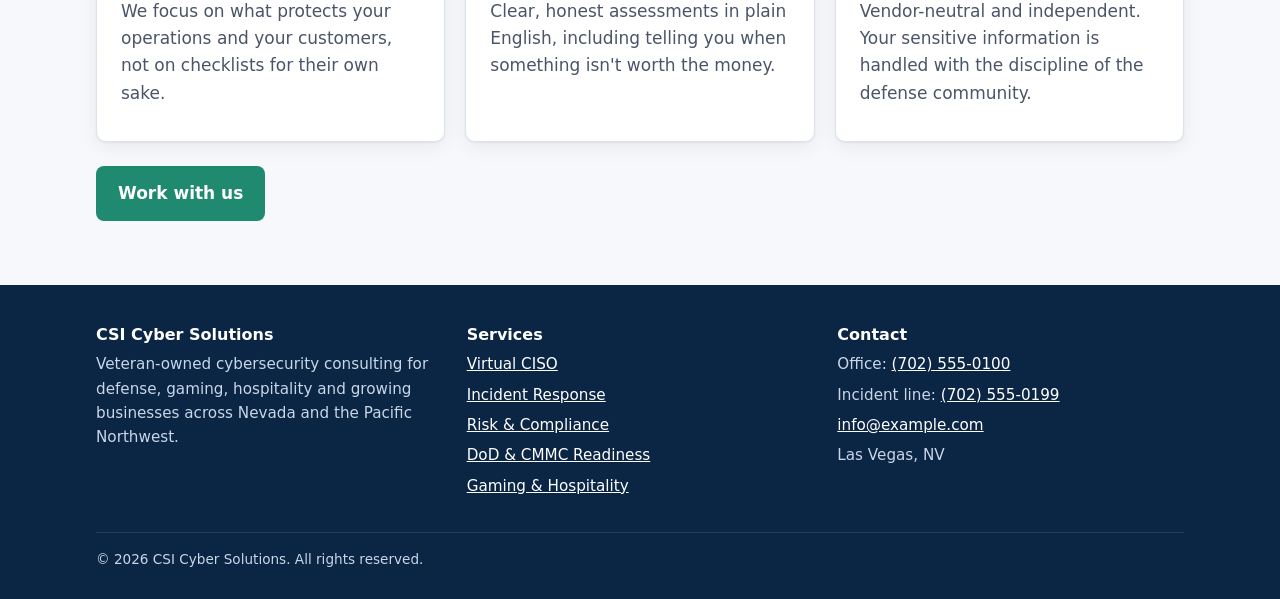
<file: site/about.html>
<!doctype html>
<html lang="en">
<head>
  <meta charset="utf-8">
  <meta name="viewport" content="width=device-width, initial-scale=1">
  <title>About | CSI Cyber Solutions</title>
  <meta name="description" content="Veteran-owned Las Vegas cybersecurity consultancy with 37 years of DoD, NATO, DISA and DLA experience. CISSP, CySA+, Security+, Network+, Cloud+, Microsoft MCSA and MCITP.">
  <meta property="og:title" content="About | CSI Cyber Solutions">
  <meta property="og:description" content="Veteran-owned Las Vegas cybersecurity consultancy with 37 years of DoD, NATO, DISA and DLA experience. CISSP, CySA+, Security+, Network+, Cloud+, Microsoft MCSA and MCITP.">
  <meta property="og:type" content="website">
  <link rel="icon" href="assets/favicon.svg" type="image/svg+xml">
  <link rel="stylesheet" href="assets/styles.css">
</head>
<body>
<a class="skip" href="#main">Skip to content</a>
<header class="site-header">
  <div class="container">
    <a class="logo" href="index.html"><svg viewBox="0 0 32 32" aria-hidden="true"><path d="M16 2 4 6.5v8.8c0 7.3 5.1 13.4 12 15.2 6.9-1.8 12-7.9 12-15.2V6.5L16 2z" fill="#13315c"/><path d="M16 5.2 7 8.6v6.7c0 5.6 3.8 10.4 9 11.9 5.2-1.5 9-6.3 9-11.9V8.6l-9-3.4z" fill="#1f8a70"/><path d="m11.5 16 3.2 3.2 6-6.4" fill="none" stroke="#fff" stroke-width="2.4" stroke-linecap="round" stroke-linejoin="round"/></svg><span>CSI Cyber Solutions<small>Las Vegas, Nevada</small></span></a>
    <button class="nav-toggle" aria-expanded="false" aria-controls="site-nav">Menu</button>
    <nav class="nav" id="site-nav" aria-label="Main">
      <ul>
        <li><a href="index.html">Home</a></li>
        <li><a href="services.html">Services</a></li>
        <li><a href="about.html" aria-current="page">About</a></li>
        <li><a href="contact.html">Contact</a></li>
        <li><a class="btn-ir" href="contact.html#incident">Incident? Get help</a></li>
      </ul>
    </nav>
  </div>
</header>
<main id="main">
<section class="hero page-hero">
  <div class="container">
    <span class="eyebrow">About</span>
    <h1>Defense-grade experience, now working for Nevada businesses.</h1>
    <p class="lead">CSI Cyber Solutions is a veteran-owned cybersecurity consultancy based in the Las Vegas valley.</p>
  </div>
</section>

<section>
  <div class="container">
    <div class="grid grid-2">
      <div>
        <h2>Our story</h2>
        <p>CSI Cyber Solutions was founded on a simple idea: the security discipline that protects military and allied networks should be available to the businesses that keep our communities running.</p>
        <p>Our founder spent 37 years in information technology and cybersecurity across the U.S. Department of Defense and NATO, including service with the Defense Information Systems Agency (DISA) and the Defense Logistics Agency (DLA). That career began with enlistment in the U.S. Navy in 1988 and grew into senior cybersecurity advisory work protecting networks that support operations across the U.S. and Europe.</p>
        <p>Today that experience is focused on organizations in Nevada and the Pacific Northwest: defense contractors, casinos and resorts, hospitality groups, and growing businesses that need senior security leadership without the enterprise price tag.</p>
      </div>
      <div class="card">
        <h3>At a glance</h3>
        <ul class="checks">
          <li>37 years of IT and cybersecurity experience</li>
          <li>U.S. Navy veteran</li>
          <li>DoD, NATO, DISA and DLA background</li>
          <li>Cleared professional</li>
          <li>Based in Las Vegas, serving Nevada and Washington State</li>
        </ul>
      </div>
    </div>
  </div>
</section>

<section class="alt">
  <div class="container">
    <div class="section-head">
      <h2>Certifications</h2>
      <p>Industry-recognized credentials across security leadership, analysis, networking, cloud and Microsoft enterprise infrastructure.</p>
    </div>
    <div class="creds"><div class="cred">CISSP<small>ISC2</small></div><div class="cred">CySA+<small>CompTIA</small></div><div class="cred">Security+<small>CompTIA</small></div><div class="cred">Network+<small>CompTIA</small></div><div class="cred">Cloud+<small>CompTIA</small></div><div class="cred">MCSA<small>Microsoft</small></div><div class="cred">MCITP Enterprise<small>Microsoft</small></div><div class="cred">MCP<small>Microsoft</small></div></div>
  </div>
</section>

<section>
  <div class="container">
    <div class="section-head">
      <h2>How we work</h2>
    </div>
    <div class="grid grid-3">
      <div class="card"><h3>Mission first</h3><p>We focus on what protects your operations and your customers, not on checklists for their own sake.</p></div>
      <div class="card"><h3>Straight talk</h3><p>Clear, honest assessments in plain English, including telling you when something isn't worth the money.</p></div>
      <div class="card"><h3>Integrity</h3><p>Vendor-neutral and independent. Your sensitive information is handled with the discipline of the defense community.</p></div>
    </div>
    <div class="actions"><a class="btn btn-primary" href="contact.html">Work with us</a></div>
  </div>
</section>
</main>
<footer class="site-footer">
  <div class="container">
    <div class="footer-grid">
      <div>
        <h3>CSI Cyber Solutions</h3>
        <p>Veteran-owned cybersecurity consulting for defense, gaming, hospitality and growing businesses across Nevada and the Pacific Northwest.</p>
      </div>
      <div>
        <h3>Services</h3>
        <ul>
          <li><a href="services.html#vciso">Virtual CISO</a></li>
          <li><a href="services.html#incident-response">Incident Response</a></li>
          <li><a href="services.html#risk-compliance">Risk &amp; Compliance</a></li>
          <li><a href="services.html#dod-cmmc">DoD &amp; CMMC Readiness</a></li>
          <li><a href="services.html#gaming-hospitality">Gaming &amp; Hospitality</a></li>
        </ul>
      </div>
      <div>
        <h3>Contact</h3>
        <ul>
          <li>Office: <a href="tel:+17025550100">(702) 555-0100</a></li>
          <li>Incident line: <a href="tel:+17025550199">(702) 555-0199</a></li>
          <li><a href="mailto:info@example.com">info@example.com</a></li>
          <li>Las Vegas, NV</li>
        </ul>
      </div>
    </div>
    <div class="legal">&copy; <span id="year">2026</span> CSI Cyber Solutions. All rights reserved.</div>
  </div>
</footer>
<script src="assets/main.js" defer></script>
</body>
</html>
</file>
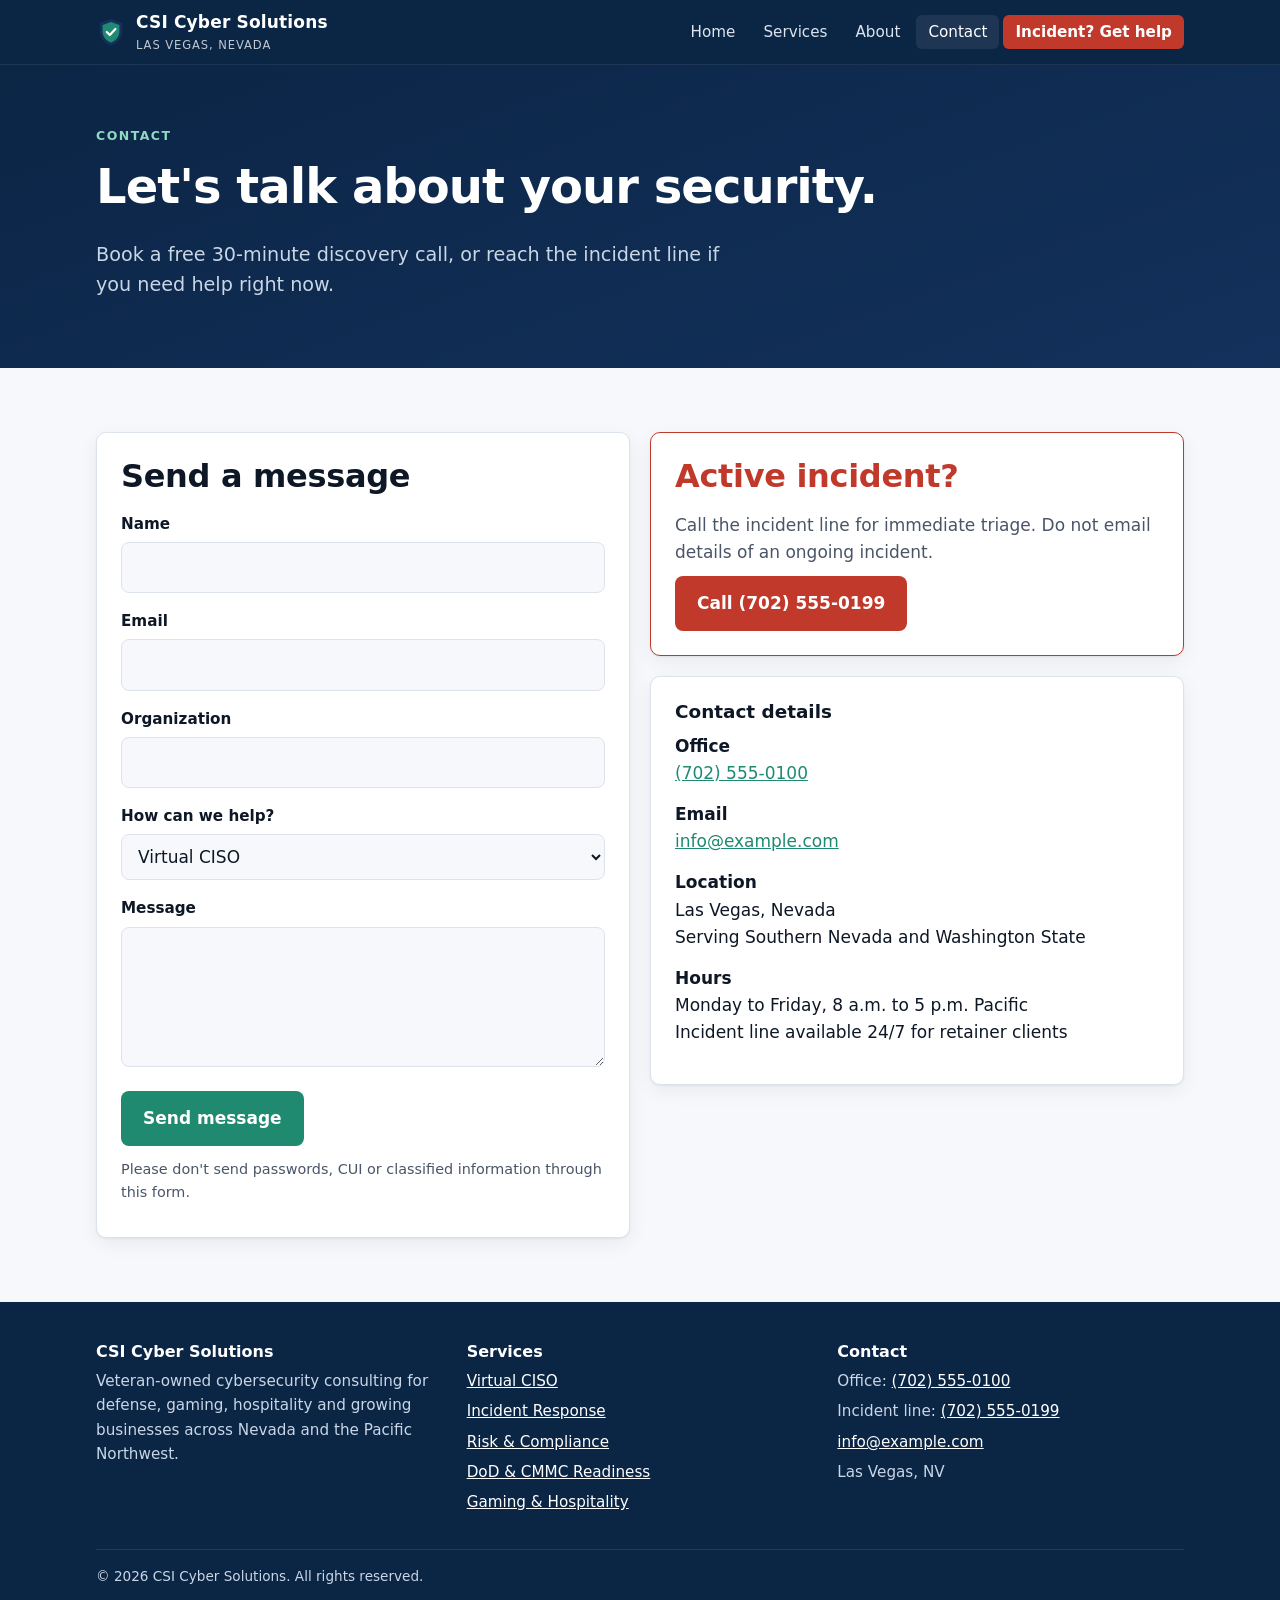
<file: site/contact.html>
<!doctype html>
<html lang="en">
<head>
  <meta charset="utf-8">
  <meta name="viewport" content="width=device-width, initial-scale=1">
  <title>Contact | CSI Cyber Solutions</title>
  <meta name="description" content="Contact CSI Cyber Solutions in Las Vegas for a free cybersecurity discovery call or immediate incident response triage.">
  <meta property="og:title" content="Contact | CSI Cyber Solutions">
  <meta property="og:description" content="Contact CSI Cyber Solutions in Las Vegas for a free cybersecurity discovery call or immediate incident response triage.">
  <meta property="og:type" content="website">
  <link rel="icon" href="assets/favicon.svg" type="image/svg+xml">
  <link rel="stylesheet" href="assets/styles.css">
</head>
<body>
<a class="skip" href="#main">Skip to content</a>
<header class="site-header">
  <div class="container">
    <a class="logo" href="index.html"><svg viewBox="0 0 32 32" aria-hidden="true"><path d="M16 2 4 6.5v8.8c0 7.3 5.1 13.4 12 15.2 6.9-1.8 12-7.9 12-15.2V6.5L16 2z" fill="#13315c"/><path d="M16 5.2 7 8.6v6.7c0 5.6 3.8 10.4 9 11.9 5.2-1.5 9-6.3 9-11.9V8.6l-9-3.4z" fill="#1f8a70"/><path d="m11.5 16 3.2 3.2 6-6.4" fill="none" stroke="#fff" stroke-width="2.4" stroke-linecap="round" stroke-linejoin="round"/></svg><span>CSI Cyber Solutions<small>Las Vegas, Nevada</small></span></a>
    <button class="nav-toggle" aria-expanded="false" aria-controls="site-nav">Menu</button>
    <nav class="nav" id="site-nav" aria-label="Main">
      <ul>
        <li><a href="index.html">Home</a></li>
        <li><a href="services.html">Services</a></li>
        <li><a href="about.html">About</a></li>
        <li><a href="contact.html" aria-current="page">Contact</a></li>
        <li><a class="btn-ir" href="contact.html#incident">Incident? Get help</a></li>
      </ul>
    </nav>
  </div>
</header>
<main id="main">
<section class="hero page-hero">
  <div class="container">
    <span class="eyebrow">Contact</span>
    <h1>Let's talk about your security.</h1>
    <p class="lead">Book a free 30-minute discovery call, or reach the incident line if you need help right now.</p>
  </div>
</section>

<section>
  <div class="container">
    <div class="grid grid-2">
      <div class="card">
        <h2>Send a message</h2>
        <!-- Placeholder: replace the action URL with a real form endpoint (for example Formspree or a Microsoft 365 / Power Automate flow). -->
        <form action="https://formspree.io/f/your-form-id" method="POST">
          <div class="field"><label for="name">Name</label><input id="name" name="name" autocomplete="name" required></div>
          <div class="field"><label for="email">Email</label><input id="email" name="email" type="email" autocomplete="email" required></div>
          <div class="field"><label for="company">Organization</label><input id="company" name="company" autocomplete="organization"></div>
          <div class="field"><label for="topic">How can we help?</label>
            <select id="topic" name="topic">
              <option>Virtual CISO</option>
              <option>Incident response readiness or oversight</option>
              <option>Risk &amp; compliance</option>
              <option>DoD / CMMC readiness</option>
              <option>Gaming &amp; hospitality security</option>
              <option>Something else</option>
            </select>
          </div>
          <div class="field"><label for="message">Message</label><textarea id="message" name="message" required></textarea></div>
          <button class="btn btn-primary" type="submit">Send message</button>
          <p class="note" style="margin-top:12px">Please don't send passwords, CUI or classified information through this form.</p>
        </form>
      </div>
      <div>
        <div class="card" id="incident" style="border-color: var(--alert); margin-bottom: 20px;">
          <h2 style="color: var(--alert)">Active incident?</h2>
          <p>Call the incident line for immediate triage. Do not email details of an ongoing incident.</p>
          <a class="btn btn-alert" href="tel:+17025550199">Call (702) 555-0199</a>
        </div>
        <div class="card">
          <h3>Contact details</h3>
          <ul class="contact-list">
            <li><strong>Office</strong><a href="tel:+17025550100">(702) 555-0100</a></li>
            <li><strong>Email</strong><a href="mailto:info@example.com">info@example.com</a></li>
            <li><strong>Location</strong>Las Vegas, Nevada<br>Serving Southern Nevada and Washington State</li>
            <li><strong>Hours</strong>Monday to Friday, 8 a.m. to 5 p.m. Pacific<br>Incident line available 24/7 for retainer clients</li>
          </ul>
        </div>
      </div>
    </div>
  </div>
</section>
</main>
<footer class="site-footer">
  <div class="container">
    <div class="footer-grid">
      <div>
        <h3>CSI Cyber Solutions</h3>
        <p>Veteran-owned cybersecurity consulting for defense, gaming, hospitality and growing businesses across Nevada and the Pacific Northwest.</p>
      </div>
      <div>
        <h3>Services</h3>
        <ul>
          <li><a href="services.html#vciso">Virtual CISO</a></li>
          <li><a href="services.html#incident-response">Incident Response</a></li>
          <li><a href="services.html#risk-compliance">Risk &amp; Compliance</a></li>
          <li><a href="services.html#dod-cmmc">DoD &amp; CMMC Readiness</a></li>
          <li><a href="services.html#gaming-hospitality">Gaming &amp; Hospitality</a></li>
        </ul>
      </div>
      <div>
        <h3>Contact</h3>
        <ul>
          <li>Office: <a href="tel:+17025550100">(702) 555-0100</a></li>
          <li>Incident line: <a href="tel:+17025550199">(702) 555-0199</a></li>
          <li><a href="mailto:info@example.com">info@example.com</a></li>
          <li>Las Vegas, NV</li>
        </ul>
      </div>
    </div>
    <div class="legal">&copy; <span id="year">2026</span> CSI Cyber Solutions. All rights reserved.</div>
  </div>
</footer>
<script src="assets/main.js" defer></script>
</body>
</html>
</file>
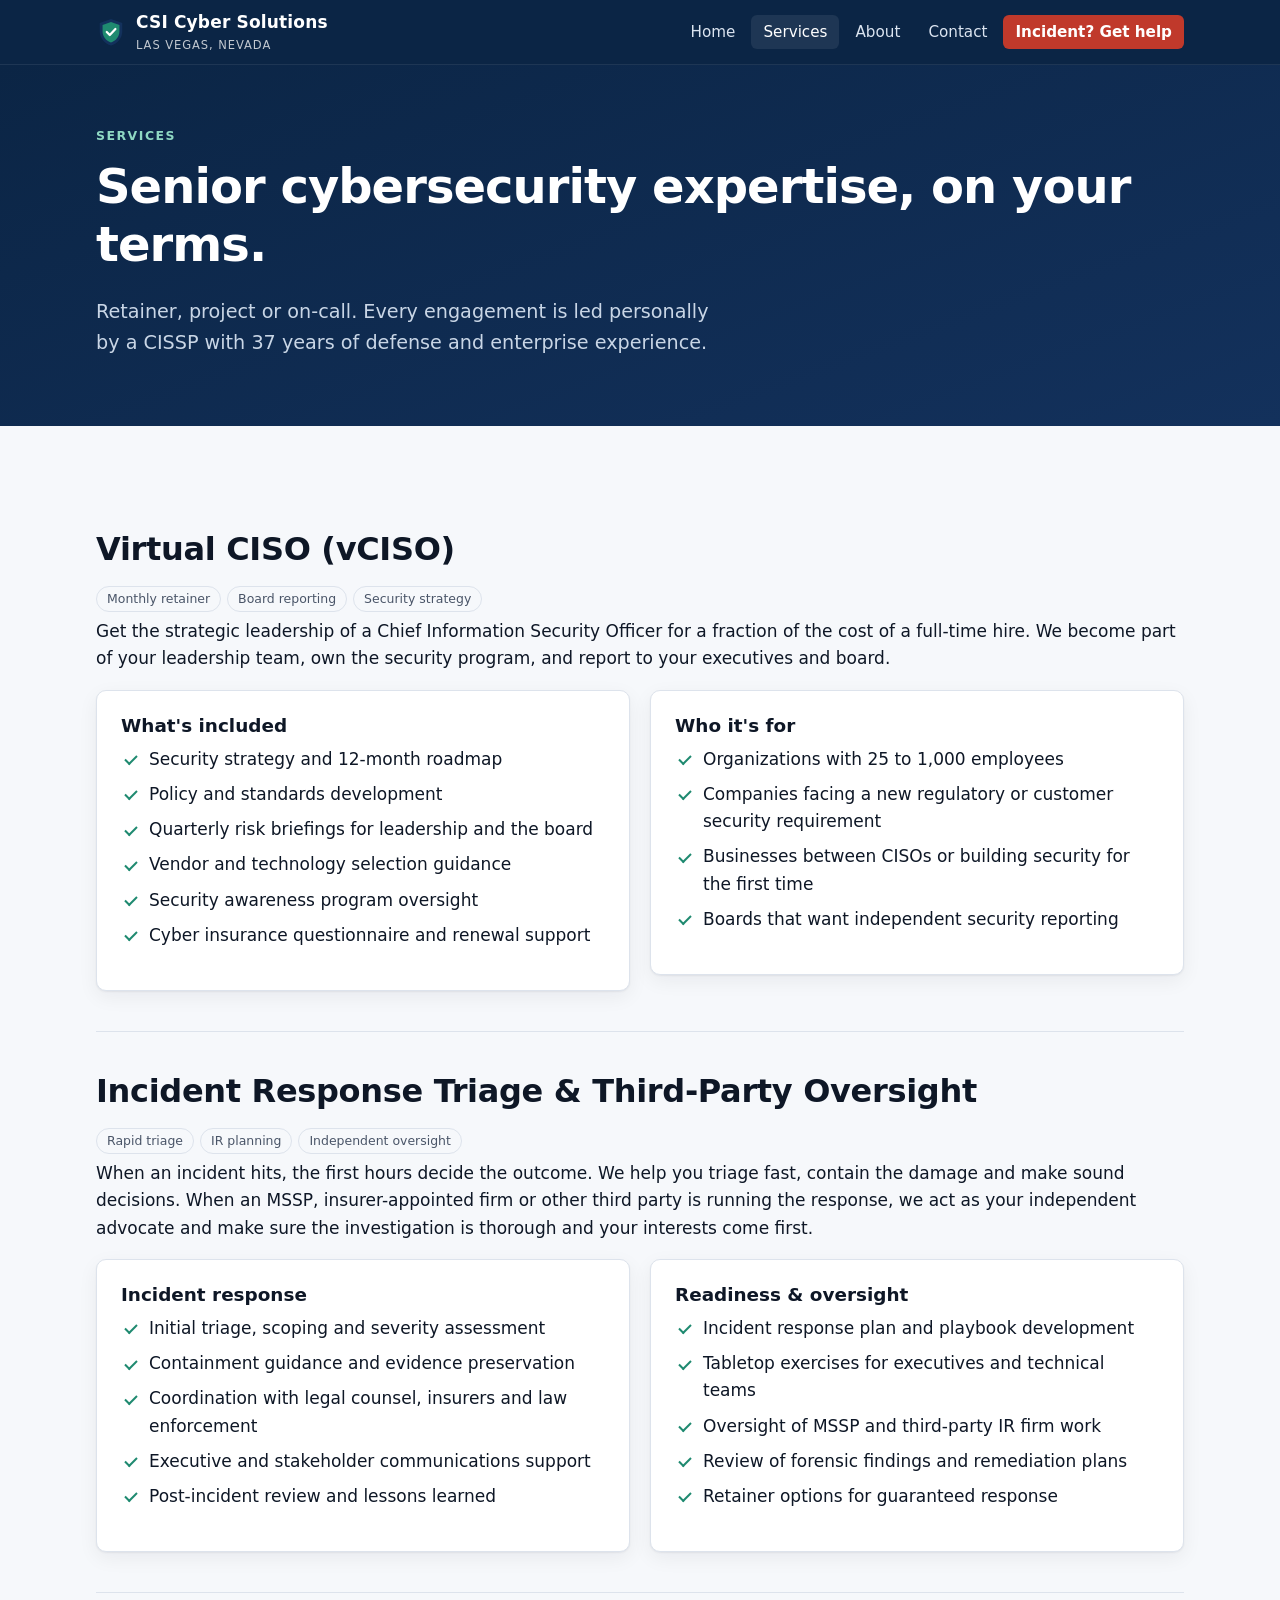
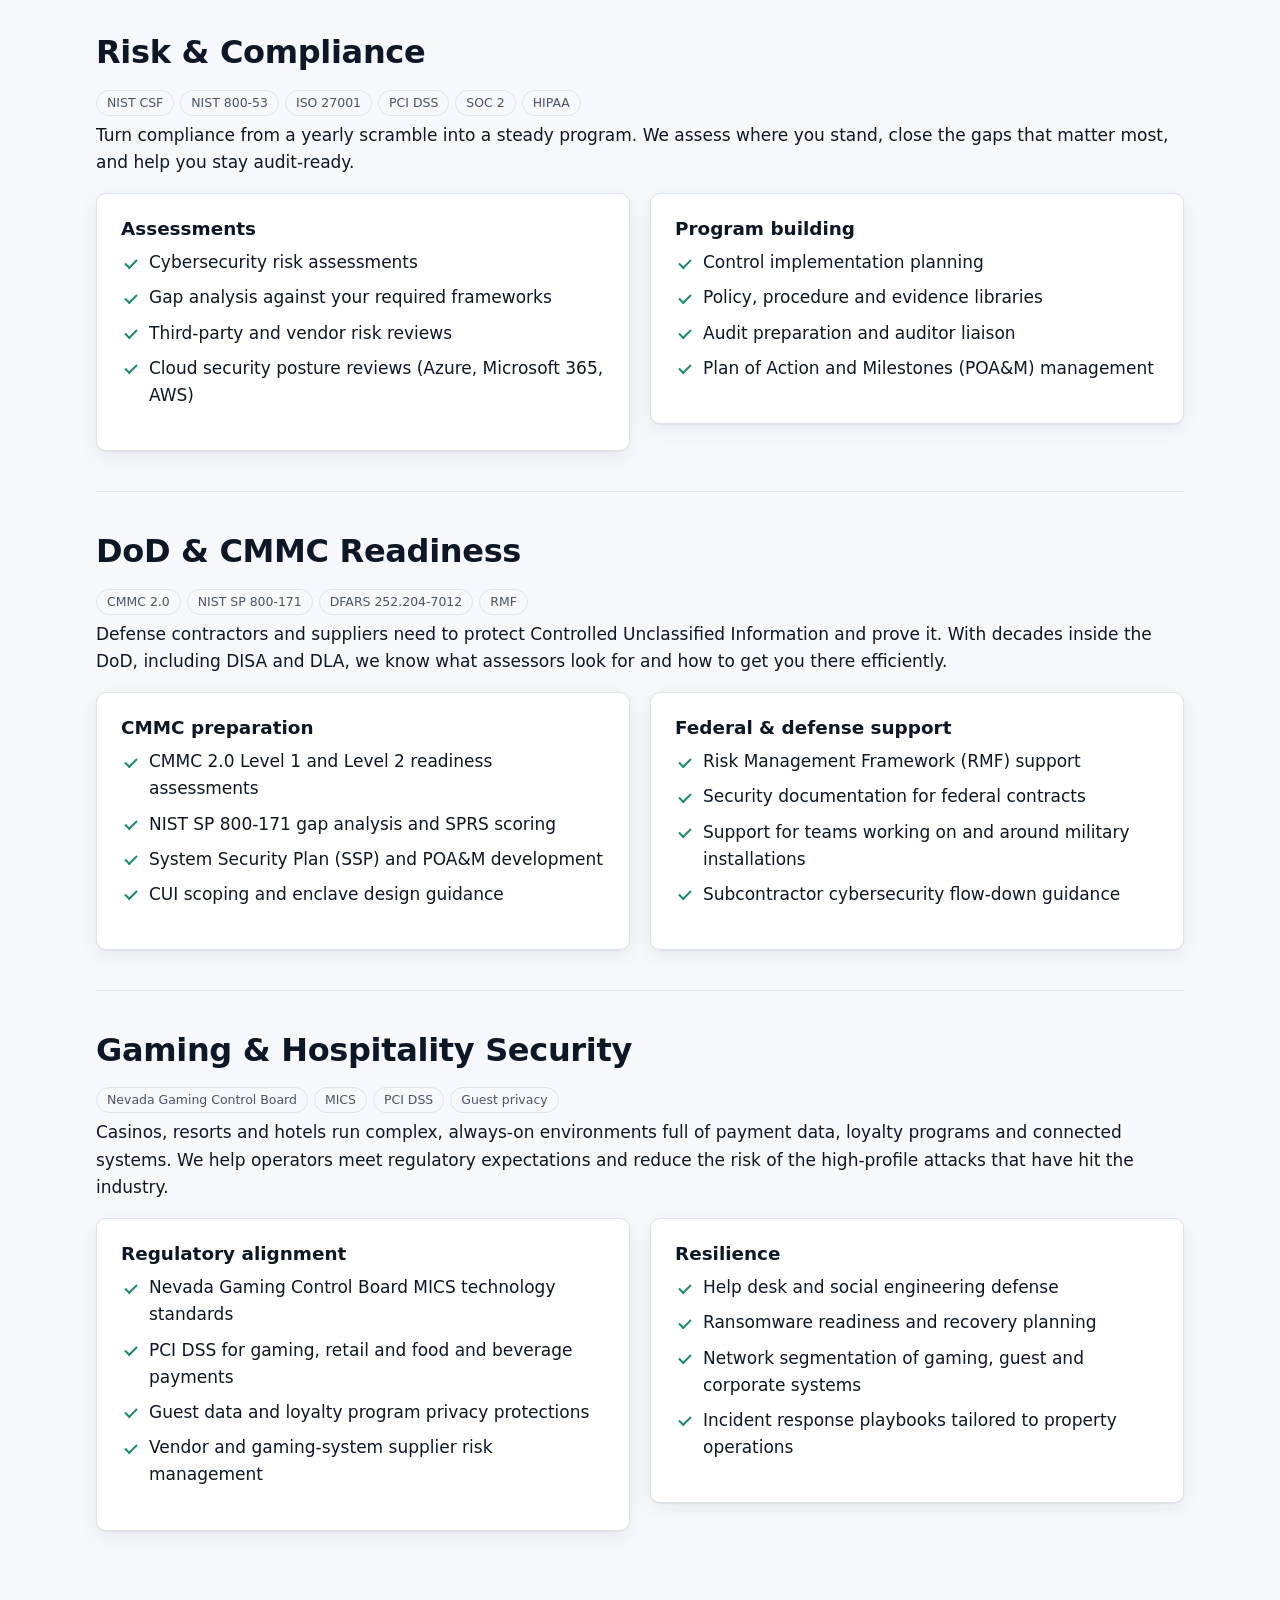
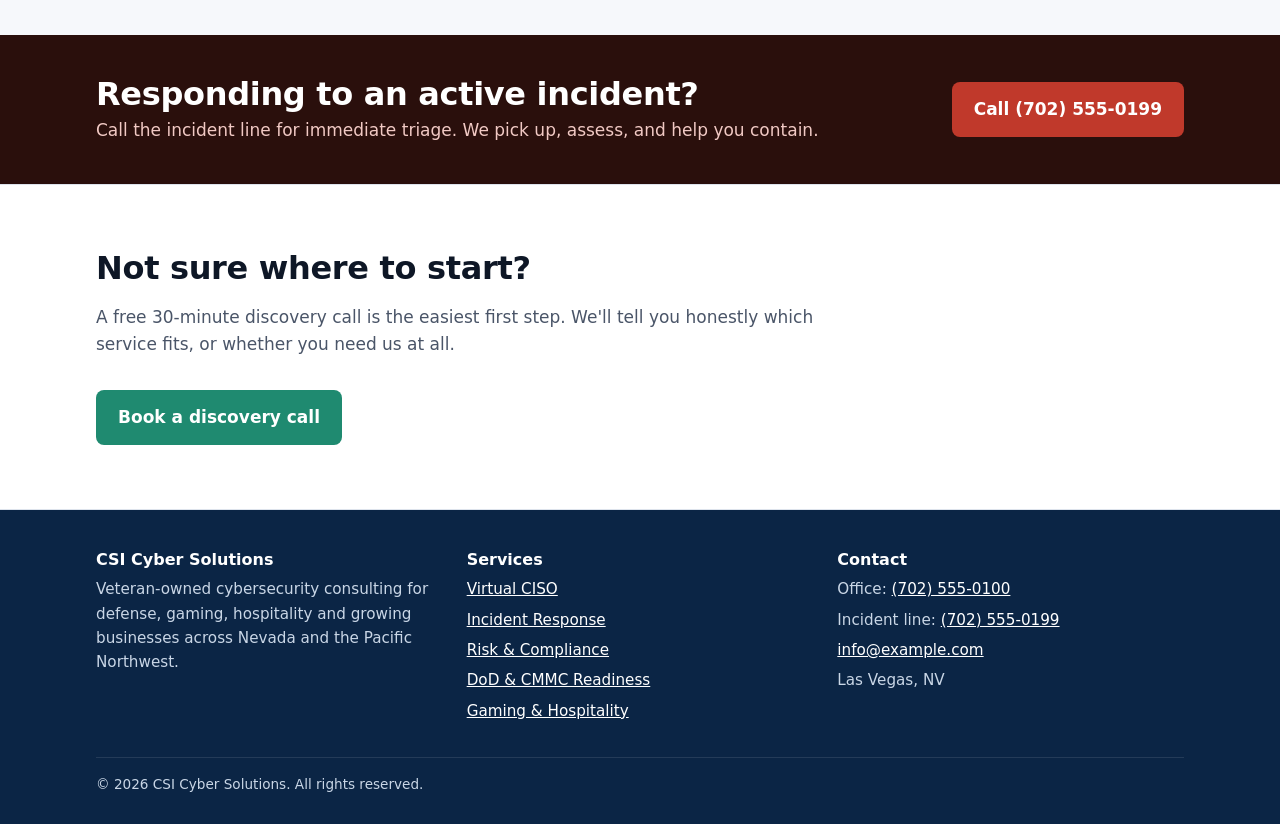
<file: site/services.html>
<!doctype html>
<html lang="en">
<head>
  <meta charset="utf-8">
  <meta name="viewport" content="width=device-width, initial-scale=1">
  <title>Services | CSI Cyber Solutions</title>
  <meta name="description" content="Virtual CISO, incident response triage and third-party oversight, risk and compliance, DoD and CMMC readiness, and gaming and hospitality cybersecurity in Las Vegas.">
  <meta property="og:title" content="Services | CSI Cyber Solutions">
  <meta property="og:description" content="Virtual CISO, incident response triage and third-party oversight, risk and compliance, DoD and CMMC readiness, and gaming and hospitality cybersecurity in Las Vegas.">
  <meta property="og:type" content="website">
  <link rel="icon" href="assets/favicon.svg" type="image/svg+xml">
  <link rel="stylesheet" href="assets/styles.css">
</head>
<body>
<a class="skip" href="#main">Skip to content</a>
<header class="site-header">
  <div class="container">
    <a class="logo" href="index.html"><svg viewBox="0 0 32 32" aria-hidden="true"><path d="M16 2 4 6.5v8.8c0 7.3 5.1 13.4 12 15.2 6.9-1.8 12-7.9 12-15.2V6.5L16 2z" fill="#13315c"/><path d="M16 5.2 7 8.6v6.7c0 5.6 3.8 10.4 9 11.9 5.2-1.5 9-6.3 9-11.9V8.6l-9-3.4z" fill="#1f8a70"/><path d="m11.5 16 3.2 3.2 6-6.4" fill="none" stroke="#fff" stroke-width="2.4" stroke-linecap="round" stroke-linejoin="round"/></svg><span>CSI Cyber Solutions<small>Las Vegas, Nevada</small></span></a>
    <button class="nav-toggle" aria-expanded="false" aria-controls="site-nav">Menu</button>
    <nav class="nav" id="site-nav" aria-label="Main">
      <ul>
        <li><a href="index.html">Home</a></li>
        <li><a href="services.html" aria-current="page">Services</a></li>
        <li><a href="about.html">About</a></li>
        <li><a href="contact.html">Contact</a></li>
        <li><a class="btn-ir" href="contact.html#incident">Incident? Get help</a></li>
      </ul>
    </nav>
  </div>
</header>
<main id="main">
<section class="hero page-hero">
  <div class="container">
    <span class="eyebrow">Services</span>
    <h1>Senior cybersecurity expertise, on your terms.</h1>
    <p class="lead">Retainer, project or on-call. Every engagement is led personally by a CISSP with 37 years of defense and enterprise experience.</p>
  </div>
</section>

<section>
  <div class="container">
    <div class="service" id="vciso">
      <h2>Virtual CISO (vCISO)</h2>
      <div><span class="tag">Monthly retainer</span><span class="tag">Board reporting</span><span class="tag">Security strategy</span></div>
      <p>Get the strategic leadership of a Chief Information Security Officer for a fraction of the cost of a full-time hire. We become part of your leadership team, own the security program, and report to your executives and board.</p>
      <div class="grid grid-2">
        <div class="card"><h3>What's included</h3><ul class="checks"><li>Security strategy and 12-month roadmap</li><li>Policy and standards development</li><li>Quarterly risk briefings for leadership and the board</li><li>Vendor and technology selection guidance</li><li>Security awareness program oversight</li><li>Cyber insurance questionnaire and renewal support</li></ul></div>
        <div class="card"><h3>Who it's for</h3><ul class="checks"><li>Organizations with 25 to 1,000 employees</li><li>Companies facing a new regulatory or customer security requirement</li><li>Businesses between CISOs or building security for the first time</li><li>Boards that want independent security reporting</li></ul></div>
      </div>
    </div>

    <div class="service" id="incident-response">
      <h2>Incident Response Triage &amp; Third-Party Oversight</h2>
      <div><span class="tag">Rapid triage</span><span class="tag">IR planning</span><span class="tag">Independent oversight</span></div>
      <p>When an incident hits, the first hours decide the outcome. We help you triage fast, contain the damage and make sound decisions. When an MSSP, insurer-appointed firm or other third party is running the response, we act as your independent advocate and make sure the investigation is thorough and your interests come first.</p>
      <div class="grid grid-2">
        <div class="card"><h3>Incident response</h3><ul class="checks"><li>Initial triage, scoping and severity assessment</li><li>Containment guidance and evidence preservation</li><li>Coordination with legal counsel, insurers and law enforcement</li><li>Executive and stakeholder communications support</li><li>Post-incident review and lessons learned</li></ul></div>
        <div class="card"><h3>Readiness &amp; oversight</h3><ul class="checks"><li>Incident response plan and playbook development</li><li>Tabletop exercises for executives and technical teams</li><li>Oversight of MSSP and third-party IR firm work</li><li>Review of forensic findings and remediation plans</li><li>Retainer options for guaranteed response</li></ul></div>
      </div>
    </div>

    <div class="service" id="risk-compliance">
      <h2>Risk &amp; Compliance</h2>
      <div><span class="tag">NIST CSF</span><span class="tag">NIST 800-53</span><span class="tag">ISO 27001</span><span class="tag">PCI DSS</span><span class="tag">SOC 2</span><span class="tag">HIPAA</span></div>
      <p>Turn compliance from a yearly scramble into a steady program. We assess where you stand, close the gaps that matter most, and help you stay audit-ready.</p>
      <div class="grid grid-2">
        <div class="card"><h3>Assessments</h3><ul class="checks"><li>Cybersecurity risk assessments</li><li>Gap analysis against your required frameworks</li><li>Third-party and vendor risk reviews</li><li>Cloud security posture reviews (Azure, Microsoft 365, AWS)</li></ul></div>
        <div class="card"><h3>Program building</h3><ul class="checks"><li>Control implementation planning</li><li>Policy, procedure and evidence libraries</li><li>Audit preparation and auditor liaison</li><li>Plan of Action and Milestones (POA&amp;M) management</li></ul></div>
      </div>
    </div>

    <div class="service" id="dod-cmmc">
      <h2>DoD &amp; CMMC Readiness</h2>
      <div><span class="tag">CMMC 2.0</span><span class="tag">NIST SP 800-171</span><span class="tag">DFARS 252.204-7012</span><span class="tag">RMF</span></div>
      <p>Defense contractors and suppliers need to protect Controlled Unclassified Information and prove it. With decades inside the DoD, including DISA and DLA, we know what assessors look for and how to get you there efficiently.</p>
      <div class="grid grid-2">
        <div class="card"><h3>CMMC preparation</h3><ul class="checks"><li>CMMC 2.0 Level 1 and Level 2 readiness assessments</li><li>NIST SP 800-171 gap analysis and SPRS scoring</li><li>System Security Plan (SSP) and POA&amp;M development</li><li>CUI scoping and enclave design guidance</li></ul></div>
        <div class="card"><h3>Federal &amp; defense support</h3><ul class="checks"><li>Risk Management Framework (RMF) support</li><li>Security documentation for federal contracts</li><li>Support for teams working on and around military installations</li><li>Subcontractor cybersecurity flow-down guidance</li></ul></div>
      </div>
    </div>

    <div class="service" id="gaming-hospitality">
      <h2>Gaming &amp; Hospitality Security</h2>
      <div><span class="tag">Nevada Gaming Control Board</span><span class="tag">MICS</span><span class="tag">PCI DSS</span><span class="tag">Guest privacy</span></div>
      <p>Casinos, resorts and hotels run complex, always-on environments full of payment data, loyalty programs and connected systems. We help operators meet regulatory expectations and reduce the risk of the high-profile attacks that have hit the industry.</p>
      <div class="grid grid-2">
        <div class="card"><h3>Regulatory alignment</h3><ul class="checks"><li>Nevada Gaming Control Board MICS technology standards</li><li>PCI DSS for gaming, retail and food and beverage payments</li><li>Guest data and loyalty program privacy protections</li><li>Vendor and gaming-system supplier risk management</li></ul></div>
        <div class="card"><h3>Resilience</h3><ul class="checks"><li>Help desk and social engineering defense</li><li>Ransomware readiness and recovery planning</li><li>Network segmentation of gaming, guest and corporate systems</li><li>Incident response playbooks tailored to property operations</li></ul></div>
      </div>
    </div>
  </div>
</section>

<div class="ir-band">
  <div class="container">
    <div>
      <h2>Responding to an active incident?</h2>
      <p>Call the incident line for immediate triage. We pick up, assess, and help you contain.</p>
    </div>
    <a class="btn btn-alert" href="tel:+17025550199">Call (702) 555-0199</a>
  </div>
</div>

<section class="alt">
  <div class="container">
    <div class="section-head">
      <h2>Not sure where to start?</h2>
      <p>A free 30-minute discovery call is the easiest first step. We'll tell you honestly which service fits, or whether you need us at all.</p>
    </div>
    <a class="btn btn-primary" href="contact.html">Book a discovery call</a>
  </div>
</section>
</main>
<footer class="site-footer">
  <div class="container">
    <div class="footer-grid">
      <div>
        <h3>CSI Cyber Solutions</h3>
        <p>Veteran-owned cybersecurity consulting for defense, gaming, hospitality and growing businesses across Nevada and the Pacific Northwest.</p>
      </div>
      <div>
        <h3>Services</h3>
        <ul>
          <li><a href="services.html#vciso">Virtual CISO</a></li>
          <li><a href="services.html#incident-response">Incident Response</a></li>
          <li><a href="services.html#risk-compliance">Risk &amp; Compliance</a></li>
          <li><a href="services.html#dod-cmmc">DoD &amp; CMMC Readiness</a></li>
          <li><a href="services.html#gaming-hospitality">Gaming &amp; Hospitality</a></li>
        </ul>
      </div>
      <div>
        <h3>Contact</h3>
        <ul>
          <li>Office: <a href="tel:+17025550100">(702) 555-0100</a></li>
          <li>Incident line: <a href="tel:+17025550199">(702) 555-0199</a></li>
          <li><a href="mailto:info@example.com">info@example.com</a></li>
          <li>Las Vegas, NV</li>
        </ul>
      </div>
    </div>
    <div class="legal">&copy; <span id="year">2026</span> CSI Cyber Solutions. All rights reserved.</div>
  </div>
</footer>
<script src="assets/main.js" defer></script>
</body>
</html>
</file>
<file: incident-response/assets/ir.css>
/* Incident Response section styles. Self-contained so it can sit beside the
   base site's stylesheet without conflicts; swap the tokens below to match
   the main site's palette once it lands. */
:root {
  --ir-bg: #0b1220;
  --ir-surface: #121b2e;
  --ir-surface-2: #18233a;
  --ir-text: #e6ebf5;
  --ir-muted: #9aa6bd;
  --ir-accent: #3fa9f5;
  --ir-alert: #ff5c5c;
  --ir-warn: #ffb547;
  --ir-ok: #3ccf91;
  --ir-border: #26324c;
  --ir-radius: 10px;
  --ir-max: 1100px;
}

* { box-sizing: border-box; }

body.ir {
  margin: 0;
  background: var(--ir-bg);
  color: var(--ir-text);
  font: 16px/1.6 system-ui, -apple-system, "Segoe UI", Roboto, sans-serif;
}

.ir a { color: var(--ir-accent); }
.ir .wrap { max-width: var(--ir-max); margin: 0 auto; padding: 0 16px; }

/* Header / nav */
.ir-header { border-bottom: 1px solid var(--ir-border); background: var(--ir-surface); }
.ir-header .wrap { display: flex; flex-wrap: wrap; align-items: center; justify-content: space-between; gap: 12px; padding-top: 14px; padding-bottom: 14px; }
.ir-brand { font-weight: 700; color: var(--ir-text); text-decoration: none; letter-spacing: .02em; }
.ir-nav { display: flex; flex-wrap: wrap; gap: 4px 18px; }
.ir-nav a { color: var(--ir-muted); text-decoration: none; font-size: .95rem; }
.ir-nav a[aria-current="page"], .ir-nav a:hover { color: var(--ir-text); }

/* Emergency banner */
.ir-banner { background: var(--ir-alert); color: #fff; font-weight: 600; }
.ir-banner .wrap { padding-top: 10px; padding-bottom: 10px; display: flex; flex-wrap: wrap; gap: 6px 16px; align-items: center; }
.ir-banner a { color: #fff; }

/* Content */
.ir main { padding: 40px 0 64px; }
.ir h1 { font-size: clamp(1.8rem, 4vw, 2.6rem); line-height: 1.2; margin: 0 0 12px; }
.ir h2 { font-size: 1.4rem; margin: 40px 0 12px; }
.ir h3 { font-size: 1.1rem; margin: 0 0 8px; }
.ir .lede { color: var(--ir-muted); font-size: 1.1rem; max-width: 760px; }
.ir .muted { color: var(--ir-muted); }

.ir .grid { display: grid; gap: 16px; grid-template-columns: repeat(auto-fit, minmax(240px, 1fr)); }
.ir .card { background: var(--ir-surface); border: 1px solid var(--ir-border); border-radius: var(--ir-radius); padding: 20px; }
.ir .card ul { padding-left: 18px; margin: 8px 0 0; }

.ir .btn { display: inline-block; padding: 12px 20px; border-radius: 8px; background: var(--ir-accent); color: #04121f; font-weight: 700; text-decoration: none; border: 0; cursor: pointer; font-size: 1rem; }
.ir .btn.alert { background: var(--ir-alert); color: #fff; }
.ir .btn.ghost { background: transparent; color: var(--ir-text); border: 1px solid var(--ir-border); }
.ir .actions { display: flex; flex-wrap: wrap; gap: 12px; margin-top: 20px; }

/* Process timeline */
.ir ol.steps { list-style: none; padding: 0; margin: 0; counter-reset: step; display: grid; gap: 12px; }
.ir ol.steps li { counter-increment: step; position: relative; padding: 16px 16px 16px 60px; background: var(--ir-surface); border: 1px solid var(--ir-border); border-radius: var(--ir-radius); }
.ir ol.steps li::before { content: counter(step); position: absolute; left: 16px; top: 16px; width: 30px; height: 30px; border-radius: 50%; background: var(--ir-surface-2); border: 1px solid var(--ir-accent); color: var(--ir-accent); display: grid; place-items: center; font-weight: 700; }
.ir .tag { display: inline-block; font-size: .78rem; padding: 2px 8px; border-radius: 999px; background: var(--ir-surface-2); color: var(--ir-muted); margin-left: 6px; vertical-align: middle; }

/* Priority table */
.ir .table-wrap { overflow-x: auto; }
.ir table { width: 100%; border-collapse: collapse; min-width: 520px; }
.ir th, .ir td { text-align: left; padding: 10px 12px; border-bottom: 1px solid var(--ir-border); vertical-align: top; }
.ir th { color: var(--ir-muted); font-weight: 600; font-size: .9rem; }
.ir .p { font-weight: 700; }
.ir .p1 { color: var(--ir-alert); }
.ir .p2 { color: var(--ir-warn); }
.ir .p3 { color: var(--ir-accent); }
.ir .p4 { color: var(--ir-ok); }

/* Pricing */
.ir .tier { display: flex; flex-direction: column; }
.ir .tier.featured { border-color: var(--ir-accent); box-shadow: 0 0 0 1px var(--ir-accent) inset; }
.ir .price { font-size: 2rem; font-weight: 800; margin: 8px 0 0; }
.ir .price small { font-size: .95rem; font-weight: 500; color: var(--ir-muted); }
.ir .tier ul { flex: 1; }
.ir .tier .btn { margin-top: 16px; text-align: center; }

/* Form */
.ir form { display: grid; gap: 24px; }
.ir fieldset { border: 1px solid var(--ir-border); border-radius: var(--ir-radius); padding: 20px; margin: 0; background: var(--ir-surface); min-width: 0; }
.ir legend { font-weight: 700; padding: 0 6px; }
.ir .fields { display: grid; gap: 16px; grid-template-columns: repeat(auto-fit, minmax(240px, 1fr)); }
.ir label { display: block; font-weight: 600; margin-bottom: 6px; font-size: .95rem; }
.ir .req::after { content: " *"; color: var(--ir-alert); }
.ir input[type="text"], .ir input[type="email"], .ir input[type="tel"], .ir input[type="datetime-local"], .ir select, .ir textarea {
  width: 100%; padding: 10px 12px; border-radius: 8px; border: 1px solid var(--ir-border); background: var(--ir-bg); color: var(--ir-text); font: inherit;
}
.ir textarea { min-height: 110px; resize: vertical; }
.ir input:focus, .ir select:focus, .ir textarea:focus { outline: 2px solid var(--ir-accent); outline-offset: 1px; }
.ir .checks { display: grid; gap: 8px; grid-template-columns: repeat(auto-fit, minmax(220px, 1fr)); }
.ir .checks label, .ir .radios label { font-weight: 400; display: flex; gap: 8px; align-items: flex-start; margin: 0; }
.ir .q { margin-bottom: 16px; }
.ir .q:last-child { margin-bottom: 0; }
.ir .radios { display: flex; flex-wrap: wrap; gap: 8px 20px; }
.ir .hint { color: var(--ir-muted); font-size: .88rem; margin: 4px 0 0; }

.ir .notice { border-left: 4px solid var(--ir-warn); background: var(--ir-surface); padding: 14px 16px; border-radius: 0 var(--ir-radius) var(--ir-radius) 0; }
.ir .priority-box { display: flex; flex-wrap: wrap; gap: 8px 16px; align-items: center; padding: 16px; border-radius: var(--ir-radius); background: var(--ir-surface-2); border: 1px solid var(--ir-border); }
.ir .priority-box .p { font-size: 1.4rem; }
.ir .status { padding: 14px 16px; border-radius: var(--ir-radius); display: none; }
.ir .status.show { display: block; }
.ir .status.ok { background: rgba(60, 207, 145, .12); border: 1px solid var(--ir-ok); }
.ir .status.err { background: rgba(255, 92, 92, .12); border: 1px solid var(--ir-alert); }
.ir .status.info { background: rgba(63, 169, 245, .12); border: 1px solid var(--ir-accent); }
.ir .hp { position: absolute; left: -9999px; }

/* Footer */
.ir-footer { border-top: 1px solid var(--ir-border); color: var(--ir-muted); font-size: .9rem; }
.ir-footer .wrap { padding-top: 24px; padding-bottom: 24px; display: flex; flex-wrap: wrap; justify-content: space-between; gap: 8px; }
</file>
<file: site/assets/styles.css>
:root {
  --bg: #f6f8fb;
  --surface: #ffffff;
  --ink: #0e1726;
  --muted: #4a5568;
  --line: #dde3ec;
  --brand: #0b2545;
  --brand-2: #13315c;
  --accent: #1f8a70;
  --accent-ink: #ffffff;
  --alert: #c0392b;
  --radius: 10px;
  --max: 1120px;
  --shadow: 0 1px 2px rgba(14,23,38,.06), 0 6px 20px rgba(14,23,38,.06);
}
@media (prefers-color-scheme: dark) {
  :root {
    --bg: #0a111c;
    --surface: #111b2b;
    --ink: #e7edf5;
    --muted: #a3b0c2;
    --line: #22314a;
    --brand: #07182f;
    --brand-2: #0d2442;
    --accent: #2bb592;
    --accent-ink: #04140f;
    --shadow: 0 1px 2px rgba(0,0,0,.3), 0 6px 20px rgba(0,0,0,.25);
  }
}
*, *::before, *::after { box-sizing: border-box; }
html { scroll-behavior: smooth; }
body {
  margin: 0;
  font-family: system-ui, -apple-system, "Segoe UI", Roboto, "Helvetica Neue", Arial, sans-serif;
  font-size: 17px;
  line-height: 1.6;
  color: var(--ink);
  background: var(--bg);
}
img, svg { max-width: 100%; }
a { color: var(--accent); }
a:hover { text-decoration-thickness: 2px; }
h1, h2, h3 { line-height: 1.2; margin: 0 0 .5em; }
h1 { font-size: clamp(2rem, 4.5vw, 3rem); letter-spacing: -.02em; }
h2 { font-size: clamp(1.5rem, 3vw, 2rem); letter-spacing: -.01em; }
h3 { font-size: 1.15rem; }
p { margin: 0 0 1em; }
.container { max-width: var(--max); margin: 0 auto; padding: 0 16px; }
.skip { position: absolute; left: -9999px; }
.skip:focus { left: 16px; top: 16px; background: var(--surface); padding: 8px 12px; z-index: 10; }

/* Header */
.site-header {
  background: var(--brand);
  color: #fff;
  position: sticky; top: 0; z-index: 5;
  border-bottom: 1px solid rgba(255,255,255,.08);
}
.site-header .container { display: flex; align-items: center; justify-content: space-between; min-height: 64px; gap: 16px; }
.logo { display: flex; align-items: center; gap: 10px; color: #fff; text-decoration: none; font-weight: 700; letter-spacing: .01em; }
.logo svg { width: 30px; height: 30px; flex: none; }
.logo small { display: block; font-weight: 400; font-size: .72rem; opacity: .75; letter-spacing: .08em; text-transform: uppercase; }
.nav ul { list-style: none; margin: 0; padding: 0; display: flex; gap: 4px; align-items: center; }
.nav a { color: #dbe4f0; text-decoration: none; padding: 8px 12px; border-radius: 6px; font-size: .95rem; }
.nav a:hover, .nav a[aria-current="page"] { color: #fff; background: rgba(255,255,255,.08); }
.nav .btn-ir { background: var(--alert); color: #fff; font-weight: 600; }
.nav .btn-ir:hover { background: #a93226; }
.nav-toggle { display: none; background: none; border: 1px solid rgba(255,255,255,.3); color: #fff; border-radius: 6px; padding: 6px 10px; font: inherit; cursor: pointer; }
@media (max-width: 760px) {
  .nav-toggle { display: block; }
  .nav { position: absolute; top: 64px; left: 0; right: 0; background: var(--brand); display: none; border-bottom: 1px solid rgba(255,255,255,.08); }
  .nav.open { display: block; }
  .nav ul { flex-direction: column; align-items: stretch; padding: 8px 16px 16px; }
  .nav a { display: block; }
}

/* Hero */
.hero {
  background: linear-gradient(160deg, var(--brand) 0%, var(--brand-2) 100%);
  color: #fff;
  padding: 72px 0 80px;
}
.hero p.lead { font-size: 1.2rem; color: #c9d6e6; max-width: 640px; }
.eyebrow { display: inline-block; font-size: .78rem; letter-spacing: .12em; text-transform: uppercase; color: #8fd9c3; margin-bottom: 12px; font-weight: 600; }
.page-hero { padding: 56px 0 48px; }

.btn { display: inline-block; padding: 12px 20px; border-radius: 8px; font-weight: 600; text-decoration: none; border: 2px solid transparent; }
.btn-primary { background: var(--accent); color: var(--accent-ink); }
.btn-primary:hover { filter: brightness(1.08); }
.btn-ghost { border-color: rgba(255,255,255,.5); color: #fff; }
.btn-ghost:hover { background: rgba(255,255,255,.08); }
.btn-alert { background: var(--alert); color: #fff; }
.actions { display: flex; flex-wrap: wrap; gap: 12px; margin-top: 24px; }

/* Sections */
section { padding: 64px 0; }
.section-head { max-width: 720px; margin-bottom: 32px; }
.section-head p { color: var(--muted); }
.alt { background: var(--surface); border-top: 1px solid var(--line); border-bottom: 1px solid var(--line); }

.grid { display: grid; gap: 20px; }
.grid-3 { grid-template-columns: repeat(auto-fit, minmax(260px, 1fr)); }
.grid-2 { grid-template-columns: repeat(auto-fit, minmax(300px, 1fr)); }
.card {
  background: var(--surface);
  border: 1px solid var(--line);
  border-radius: var(--radius);
  padding: 24px;
  box-shadow: var(--shadow);
}
.alt .card { background: var(--bg); }
.card .icon { width: 40px; height: 40px; border-radius: 8px; background: rgba(31,138,112,.12); color: var(--accent); display: grid; place-items: center; margin-bottom: 14px; }
.card .icon svg { width: 22px; height: 22px; }
.card p { color: var(--muted); margin-bottom: .6em; }
.card a.more { font-weight: 600; text-decoration: none; }

.stats { display: grid; grid-template-columns: repeat(auto-fit, minmax(180px, 1fr)); gap: 20px; margin-top: 40px; }
.stat { border-left: 3px solid #8fd9c3; padding-left: 14px; }
.stat strong { display: block; font-size: 1.8rem; color: #fff; }
.stat span { color: #c9d6e6; font-size: .95rem; }

ul.checks { list-style: none; padding: 0; margin: 0 0 1em; }
ul.checks li { padding-left: 28px; position: relative; margin-bottom: 8px; }
ul.checks li::before { content: ""; position: absolute; left: 4px; top: .55em; width: 12px; height: 7px; border-left: 2px solid var(--accent); border-bottom: 2px solid var(--accent); transform: rotate(-45deg); }

.service { scroll-margin-top: 80px; padding: 40px 0; border-bottom: 1px solid var(--line); }
.service:last-child { border-bottom: 0; }
.service .grid-2 { align-items: start; }
.tag { display: inline-block; font-size: .78rem; padding: 2px 10px; border-radius: 999px; border: 1px solid var(--line); color: var(--muted); margin: 0 6px 6px 0; }

.ir-band { background: #2a0f0c; color: #fff; padding: 40px 0; }
.ir-band .container { display: flex; flex-wrap: wrap; align-items: center; justify-content: space-between; gap: 20px; }
.ir-band h2 { margin: 0; }
.ir-band p { margin: 4px 0 0; color: #f1c9c4; }

.steps { counter-reset: step; list-style: none; padding: 0; margin: 0; display: grid; gap: 16px; grid-template-columns: repeat(auto-fit, minmax(200px, 1fr)); }
.steps li { counter-increment: step; background: var(--surface); border: 1px solid var(--line); border-radius: var(--radius); padding: 20px; }
.steps li::before { content: counter(step, decimal-leading-zero); display: block; font-weight: 700; color: var(--accent); margin-bottom: 6px; }

.creds { display: flex; flex-wrap: wrap; gap: 10px; }
.cred { background: var(--surface); border: 1px solid var(--line); border-radius: 8px; padding: 10px 14px; font-weight: 600; }
.cred small { display: block; font-weight: 400; color: var(--muted); font-size: .8rem; }

/* Forms */
form .field { margin-bottom: 16px; }
label { display: block; font-weight: 600; margin-bottom: 6px; font-size: .95rem; }
input, select, textarea {
  width: 100%; padding: 11px 12px; font: inherit; color: var(--ink);
  background: var(--bg); border: 1px solid var(--line); border-radius: 8px;
}
input:focus, select:focus, textarea:focus { outline: 2px solid var(--accent); outline-offset: 1px; }
textarea { min-height: 140px; resize: vertical; }
button.btn { cursor: pointer; font: inherit; font-weight: 600; }
.note { font-size: .9rem; color: var(--muted); }
.contact-list { list-style: none; padding: 0; margin: 0; }
.contact-list li { margin-bottom: 14px; }
.contact-list strong { display: block; }

/* Footer */
.site-footer { background: var(--brand); color: #c9d6e6; padding: 40px 0 28px; font-size: .95rem; }
.site-footer a { color: #fff; }
.footer-grid { display: grid; gap: 24px; grid-template-columns: repeat(auto-fit, minmax(200px, 1fr)); }
.site-footer h3 { color: #fff; font-size: 1rem; }
.site-footer ul { list-style: none; padding: 0; margin: 0; }
.site-footer li { margin-bottom: 6px; }
.legal { border-top: 1px solid rgba(255,255,255,.1); margin-top: 28px; padding-top: 16px; font-size: .85rem; }
</file>
